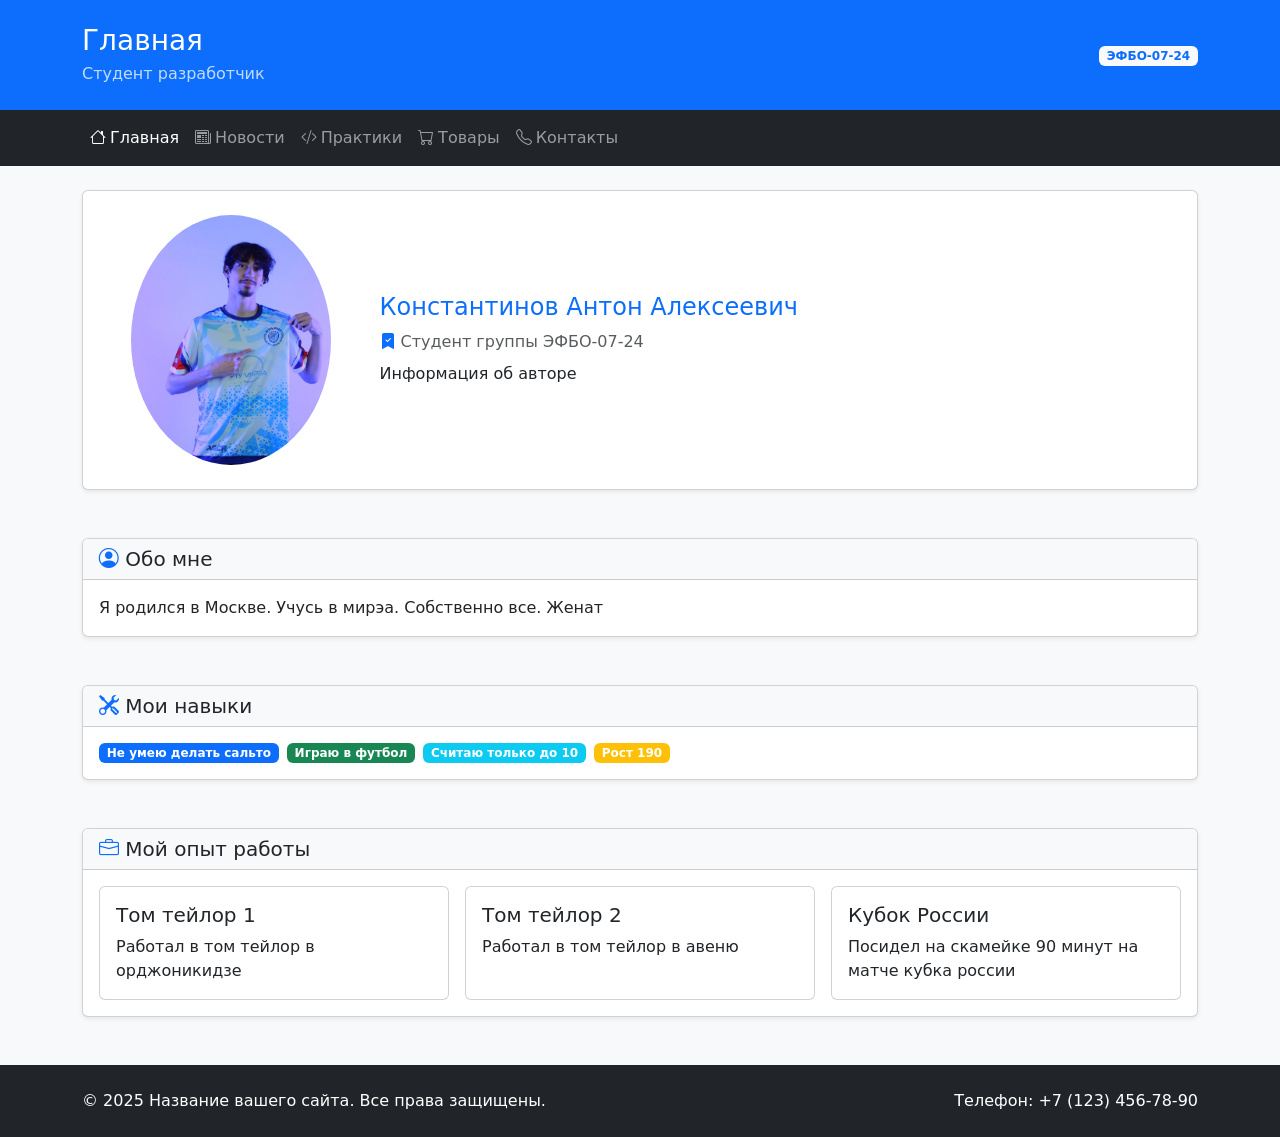
<file: index.html>
<!DOCTYPE html>
<html lang="ru">
<head>
  <meta charset="UTF-8">
  <meta name="viewport" content="width=device-width, initial-scale=1.0">
  <title>Семестровая работа</title>
  <link href="https://cdn.jsdelivr.net/npm/bootstrap@5.3.2/dist/css/bootstrap.min.css" rel="stylesheet">
  <link rel="stylesheet" href="https://cdn.jsdelivr.net/npm/bootstrap-icons@1.11.1/font/bootstrap-icons.css">
</head>
<body class="bg-light">
<div class="container-fluid p-0">
  <!-- Header -->
  <header class="bg-primary text-white py-4">
    <div class="container">
      <div class="row align-items-center">
        <div class="col">
          <h1 class="h3 mb-1">Главная</h1>
          <p class="mb-0 opacity-75">Студент разработчик</p>
        </div>
        <div class="col-auto">
          <span class="badge bg-light text-primary">ЭФБО-07-24</span>
        </div>
      </div>
    </div>
  </header>
  <!-- Navigation -->
  <nav class="navbar navbar-expand-lg navbar-dark bg-dark">
    <div class="container">
      <button class="navbar-toggler" type="button" data-bs-toggle="collapse" data-bs-target="#navbarNav">
        <span class="navbar-toggler-icon"></span>
      </button>
      <div class="collapse navbar-collapse" id="navbarNav">
        <ul class="navbar-nav">
          <li class="nav-item">
            <a class="nav-link active" href="index_V1.html">
              <i class="bi bi-house me-1"></i>Главная
            </a>
          </li>
          <li class="nav-item">
            <a class="nav-link" href="pages/news.html">
              <i class="bi bi-newspaper me-1"></i>Новости
            </a>
          </li>
          <li class="nav-item">
            <a class="nav-link" href="pages/practices.html">
              <i class="bi bi-code-slash me-1"></i>Практики
            </a>
          </li>
          <li class="nav-item">
            <a class="nav-link" href="pages/goods_V1.html">
              <i class="bi bi-cart me-1"></i>Товары
            </a>
          </li>
          <li class="nav-item">
            <a class="nav-link" href="pages/contacts.html">
              <i class="bi bi-telephone me-1"></i>Контакты
            </a>
          </li>
        </ul>
      </div>
    </div>
  </nav>
  <!-- Main Content -->
  <main class="container my-4">
    <!-- Profile Section -->
    <section class="mb-5">
      <div class="card shadow-sm">
        <div class="card-body p-4">
          <div class="row align-items-center">
            <div class="col-md-3 text-center mb-3 mb-md-0">
              <img src="img/photo1.png" alt="Фото автора" class="img-fluid rounded-circle" style="width: 200px; height: 250px; object-fit: cover;">
            </div>
            <div class="col-md-9">
              <h2 class="card-title h4 text-primary">Константинов Антон Алексеевич</h2>
              <p class="card-text text-muted mb-2">
                <i class="bi bi-bookmark-check-fill text-primary"></i> Студент группы ЭФБО-07-24
              </p>
              <p class="card-text">
                Информация об авторе
              </p>
            </div>
          </div>
        </div>
      </div>
    </section>
    <!-- About Section -->
    <section class="mb-5">
      <div class="card shadow-sm">
        <div class="card-header bg-light">
          <h3 class="card-title h5 mb-0">
            <i class="bi bi-person-circle text-primary"></i> Обо мне
          </h3>
        </div>
        <div class="card-body">
          <p class="card-text">
            Я родился в Москве. Учусь в мирэа. Собственно все. Женат
          </p>
        </div>
      </div>
    </section>
    <!-- Skills Section -->
    <section class="mb-5">
      <div class="card shadow-sm">
        <div class="card-header bg-light">
          <h3 class="card-title h5 mb-0">
            <i class="bi bi-tools text-primary"></i> Мои навыки
          </h3>
        </div>
        <div class="card-body">
          <div class="d-flex gap-2 flex-wrap">
            <span class="badge bg-primary">Не умею делать сальто</span>
            <span class="badge bg-success">Играю в футбол</span>
            <span class="badge bg-info">Считаю только до 10</span>
            <span class="badge bg-warning">Рост 190</span>
          </div>
        </div>
      </div>
    </section>
    <!-- Experience Section -->
    <section class="mb-5">
      <div class="card shadow-sm">
        <div class="card-header bg-light">
          <h3 class="card-title h5 mb-0">
            <i class="bi bi-briefcase text-primary"></i> Мой опыт работы
          </h3>
        </div>
        <div class="card-body">
          <div class="row g-3">
            <div class="col-md-4">
              <div class="card h-100">
                <div class="card-body">
                  <h5 class="card-title">Том тейлор 1</h5>
                  <p class="card-text">Работал в том тейлор в орджоникидзе</p>
                </div>
              </div>
            </div>
            <div class="col-md-4">
              <div class="card h-100">
                <div class="card-body">
                  <h5 class="card-title">Том тейлор 2</h5>
                  <p class="card-text">Работал в том тейлор в авеню</p>
                </div>
              </div>
            </div>
            <div class="col-md-4">
              <div class="card h-100">
                <div class="card-body">
                  <h5 class="card-title">Кубок России</h5>
                  <p class="card-text">Посидел на скамейке 90 минут на матче кубка россии</p>
                </div>
              </div>
            </div>
          </div>
        </div>
      </div>
    </section>
  </main>
  <!-- Footer -->
  <footer class="bg-dark text-white py-4 mt-5">
    <div class="container">
      <div class="row align-items-center">
        <div class="col-md-6">
          <p class="mb-0">&copy; 2025 Название вашего сайта. Все права защищены.</p>
        </div>
        <div class="col-md-6 text-md-end">
          <p class="mb-0">Телефон: +7 (123) 456-78-90</p>
        </div>
      </div>
    </div>
  </footer>
</div>
<script src="https://cdn.jsdelivr.net/npm/bootstrap@5.3.2/dist/js/bootstrap.bundle.min.js" ></script>
</body>
</html>
</file>
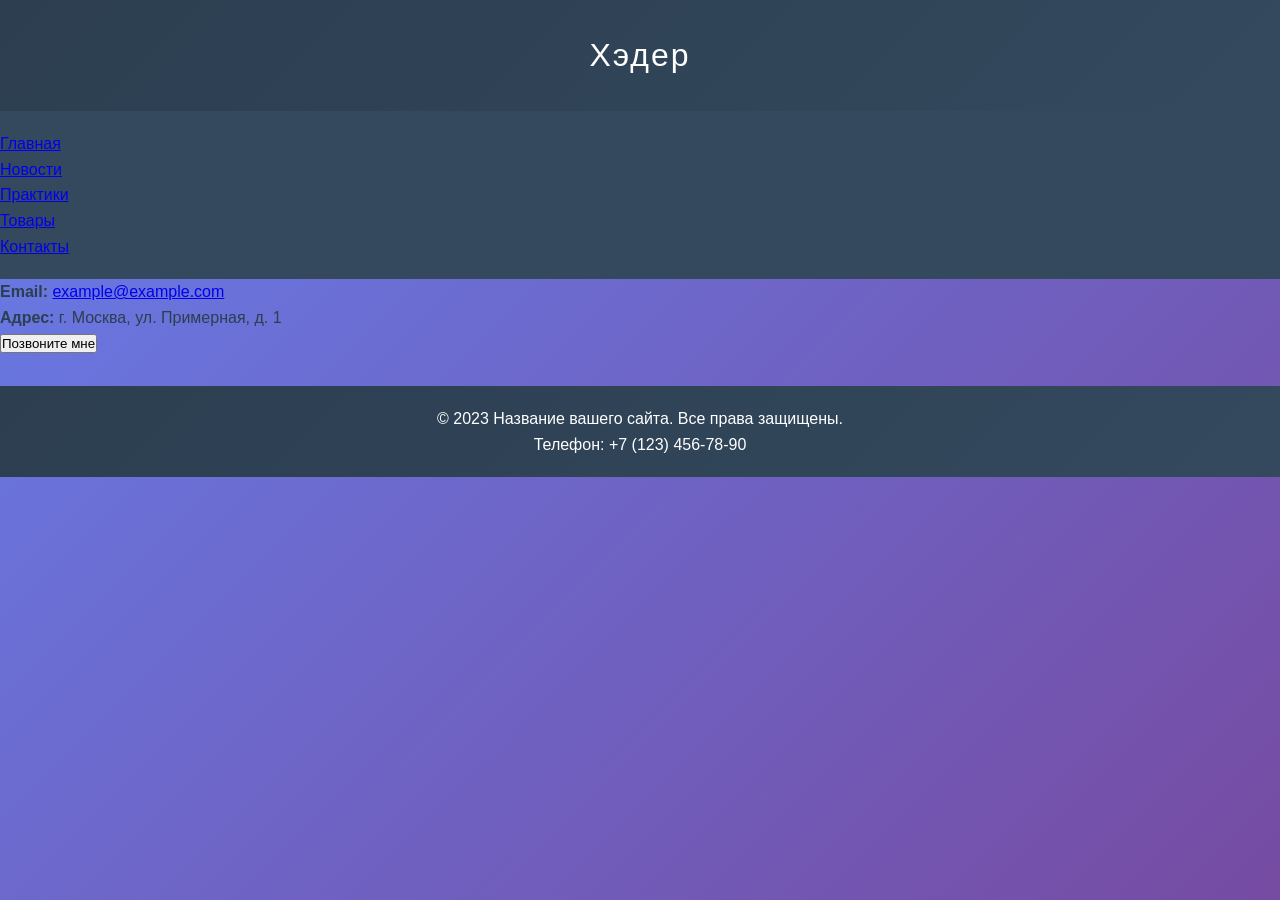
<file: contacts.html>
<!DOCTYPE html>
<html lang="ru">
<head>
  <meta charset="UTF-8">
  <meta name="viewport" content="width=device-width, initial-scale=1.0">
  <title>Контакты</title>
  <link rel="stylesheet" href="css/style.css">
</head>
<body>
<div class="page-container">
  <div class="header">Хэдер</div>
  <div class="nav">
    <ul class="nav-list">
      <li class="nav-item"><a class="nav-link" href="index.html">Главная</a></li>
      <li class="nav-item"><a class="nav-link" href="news.html">Новости</a></li>
      <li class="nav-item"><a class="nav-link" href="practices.html">Практики</a></li>
      <li class="nav-item"><a class="nav-link" href="goods.html">Товары</a></li>
      <li class="nav-item"><a class="nav-link" href="contacts.html">Контакты</a></li>
    </ul>
  </div>
  <div class="content">
    <div class="contact-card">
      <p><strong>Email:</strong> <a href="mailto:example@example.com">example@example.com</a></p>
      <p><strong>Адрес:</strong> г. Москва, ул. Примерная, д. 1</p>
      <button>Позвоните мне</button>
    </div>
  </div>
  <div class="footer">
    <p>&copy; 2023 Название вашего сайта. Все права защищены.</p>
    <p>Телефон: +7 (123) 456-78-90</p>
  </div>
</div>
</body>
</html>
</file>
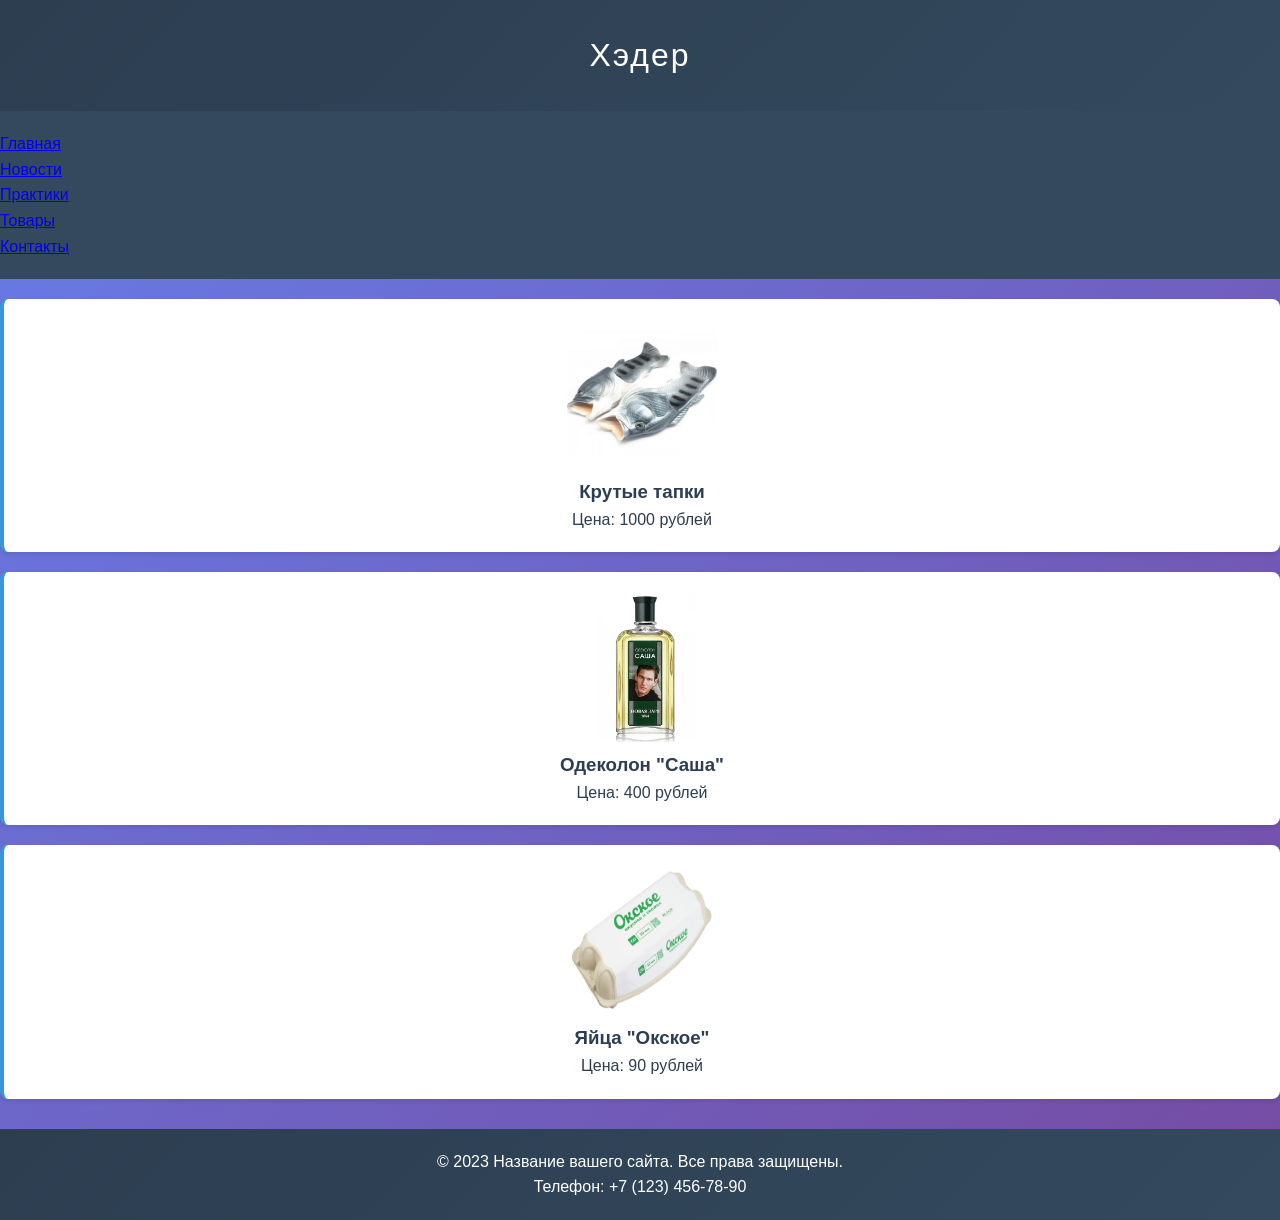
<file: goods.html>
<!DOCTYPE html>
<html lang="ru">
<head>
  <meta charset="UTF-8">
  <meta name="viewport" content="width=device-width, initial-scale=1.0">
  <title>Товары</title>
  <link rel="stylesheet" href="css/style.css">
</head>
<body>
<div class="page-container">
  <div class="header">Хэдер</div>
  <div class="nav">
    <ul class="nav-list">
      <li class="nav-item"><a class="nav-link" href="index.html">Главная</a></li>
      <li class="nav-item"><a class="nav-link" href="news.html">Новости</a></li>
      <li class="nav-item"><a class="nav-link" href="practices.html">Практики</a></li>
      <li class="nav-item"><a class="nav-link" href="goods.html">Товары</a></li>
      <li class="nav-item"><a class="nav-link" href="contacts.html">Контакты</a></li>
    </ul>
  </div>
  <div class="content">
    <div class="product-card">
      <img src="product1.png" alt="Товар 1" width="150" height="150">
      <h3>Крутые тапки</h3>
      <p class="product-price">Цена: 1000 рублей</p>
    </div>
    <div class="product-card">
      <img src="product2.png" alt="Товар 2" width="150" height="150">
      <h3>Одеколон "Саша"</h3>
      <p class="product-price">Цена: 400 рублей</p>
    </div>
    <div class="product-card">
      <img src="product3.png" alt="Товар 3" width="150" height="150">
      <h3>Яйца "Окское"</h3>
      <p class="product-price">Цена: 90 рублей</p>
    </div>
  </div>
  <div class="footer">
    <p>&copy; 2023 Название вашего сайта. Все права защищены.</p>
    <p>Телефон: +7 (123) 456-78-90</p>
  </div>
</div>
</body>
</html>
</file>
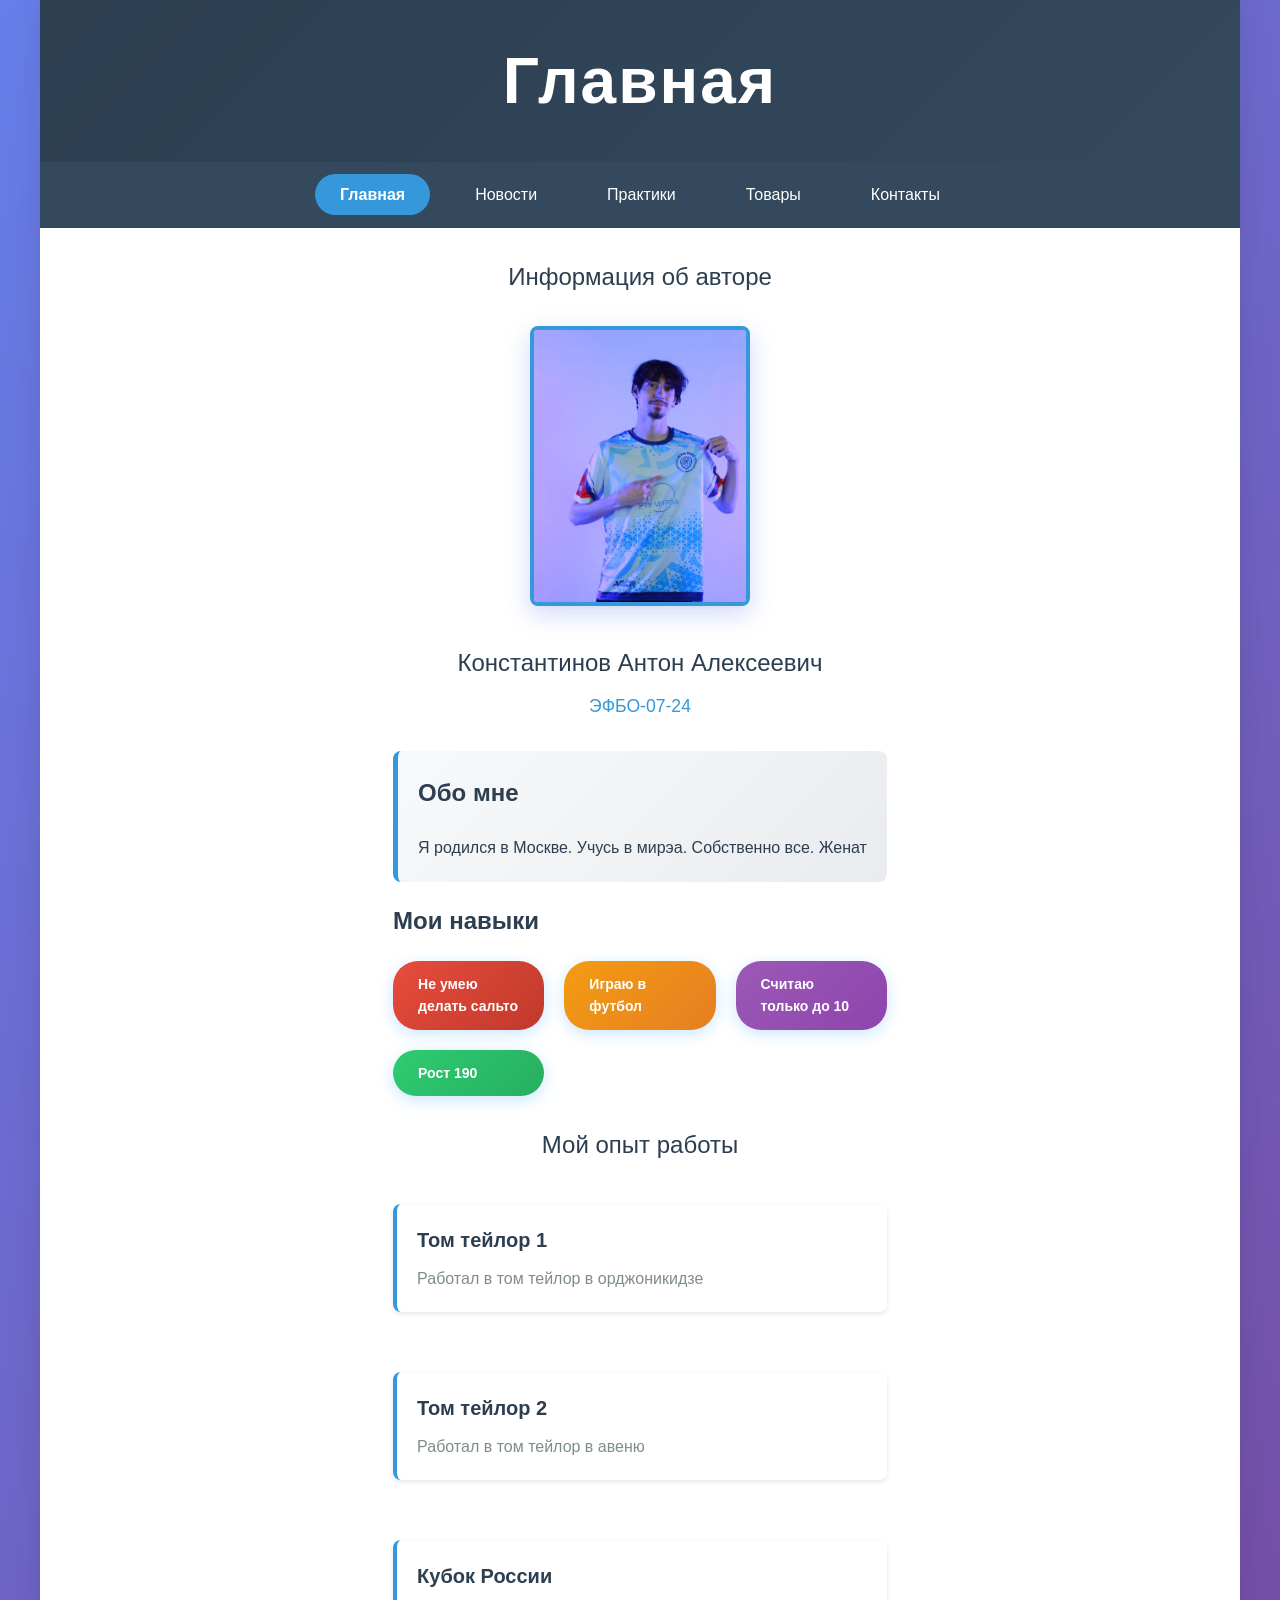
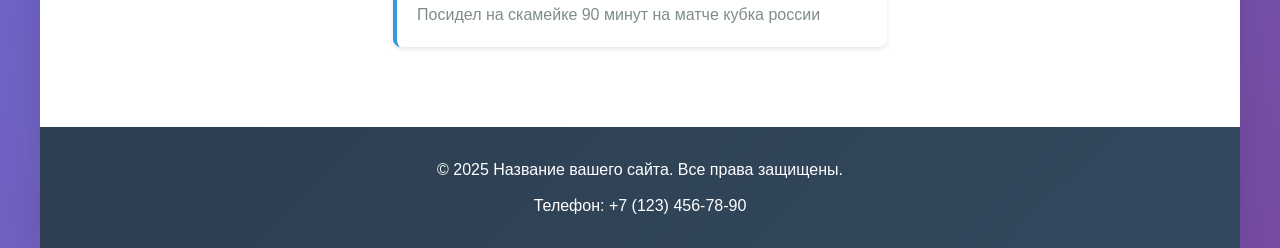
<file: index_V1.html>
<!DOCTYPE html>
<html lang="ru">
<head>
  <meta charset="UTF-8">
  <meta name="viewport" content="width=device-width, initial-scale=1.0">
  <title>Семестровая работа</title>
  <link rel="stylesheet" href="css/style.css">
</head>
<body>
<div class="page">
  <header class="header">
    <h1 class="header__title">Главная</h1>
  </header>
  <nav class="nav">
    <ul class="nav__list">
      <li class="nav__item nav__item--active">
        <a class="nav__link" href="index_V1.html">Главная</a>
      </li>
      <li class="nav__item">
        <a class="nav__link" href="pages/news.html">Новости</a>
      </li>
      <li class="nav__item">
        <a class="nav__link" href="pages/practices.html">Практики</a>
      </li>
      <li class="nav__item">
        <a class="nav__link" href="pages/goods_V1.html">Товары</a>
      </li>
      <li class="nav__item">
        <a class="nav__link" href="pages/contacts.html">Контакты</a>
      </li>
    </ul>
  </nav>
  <main class="main">
    <section class="profile">
      <div class="profile__header">
        <h1 class="profile__title">Информация об авторе</h1>
        <img class="profile__photo" src="img/photo1.png" alt="Фото
автора" width="200" height="250">
        <h2 class="profile__name">Константинов Антон Алексеевич</h2>
        <p class="profile__group">ЭФБО-07-24</p>
      </div>
    </section>

    <section class="about">
      <h2 class="about__title">Обо мне</h2>
      <p class="about__text">Я родился в Москве. Учусь в мирэа. Собственно все. Женат</p>
    </section>

    <section class="skills">
      <h2 class="skills__title">Мои навыки</h2>
      <div class="skills__list">
        <div class="skill skill--no-salto">Не умею делать сальто</div>
        <div class="skill skill--football">Играю в футбол</div>
        <div class="skill skill--count">Считаю только до 10</div>
        <div class="skill skill--tall">Рост 190</div>
      </div>
    </section>

    <section class="experience">
      <h2 class="experience__title">Мой опыт работы</h2>
      <div class="experience__grid">
        <article class="experience__card">
          <h3 class="experience__card-title">Том тейлор 1</h3>
          <p class="experience__card-desc">Работал в том тейлор в орджоникидзе</p>
        </article>
        <article class="experience__card">
          <h3 class="experience__card-title">Том тейлор 2</h3>
          <p class="experience__card-desc">Работал в том тейлор в авеню</p>
        </article>
        <article class="experience__card">
          <h3 class="experience__card-title">Кубок России</h3>
          <p class="experience__card-desc">Посидел на скамейке 90 минут на матче кубка россии</p>
        </article>
      </div>
    </section>
  </main>
  <footer class="footer">
    <p class="footer__text">&copy; 2025 Название вашего сайта. Все права защищены.</p>
    <p class="footer__contact">Телефон: +7 (123) 456-78-90</p>
  </footer>
</div>
</body>
</html>
</file>
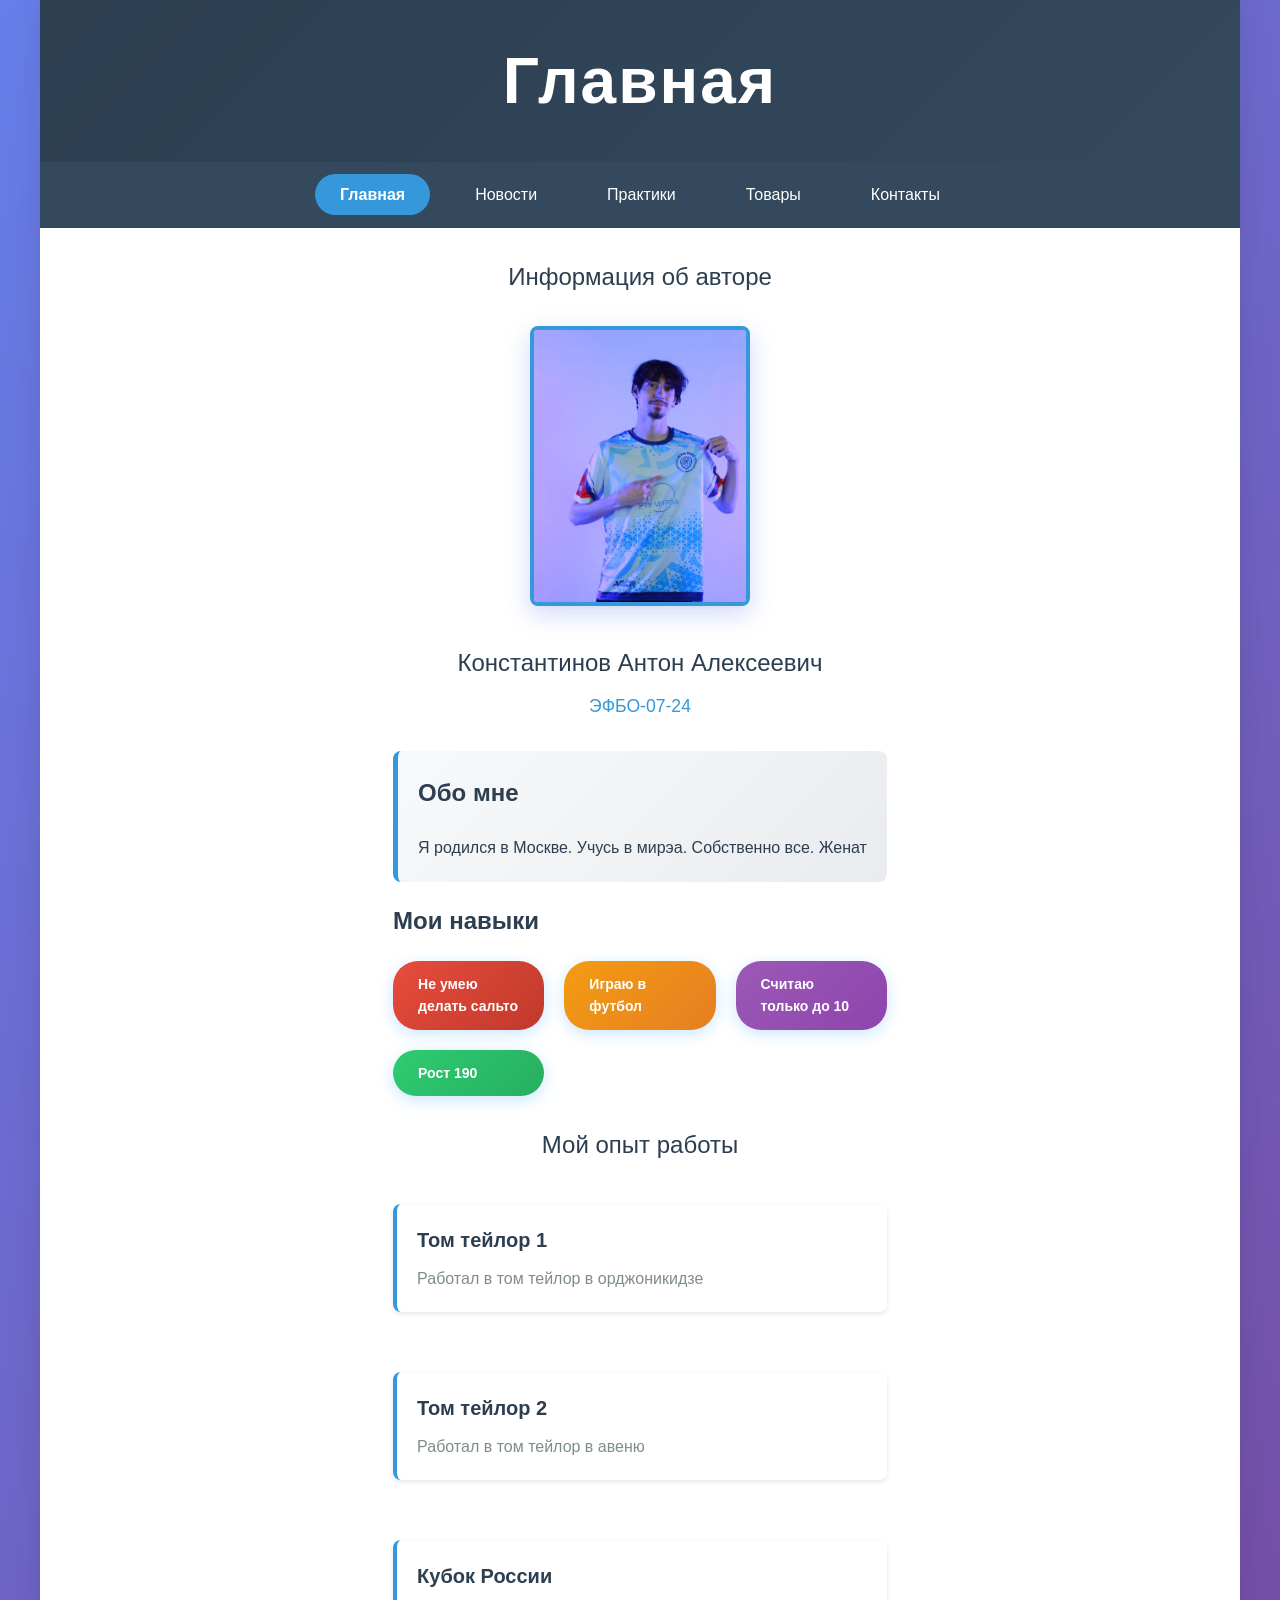
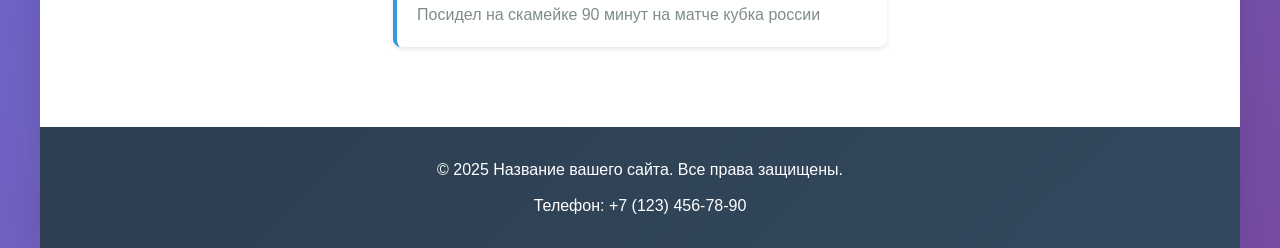
<file: indexv1.html>
<!DOCTYPE html>
<html lang="ru">
<head>
  <meta charset="UTF-8">
  <meta name="viewport" content="width=device-width, initial-scale=1.0">
  <title>Семестровая работа</title>
  <link rel="stylesheet" href="css/style.css">
</head>
<body>
<div class="page">
  <header class="header">
    <h1 class="header__title">Главная</h1>
  </header>
  <nav class="nav">
    <ul class="nav__list">
      <li class="nav__item nav__item--active">
        <a class="nav__link" href="index.html">Главная</a>
      </li>
      <li class="nav__item">
        <a class="nav__link" href="pages/news.html">Новости</a>
      </li>
      <li class="nav__item">
        <a class="nav__link" href="pages/practices.html">Практики</a>
      </li>
      <li class="nav__item">
        <a class="nav__link" href="pages/goods.html">Товары</a>
      </li>
      <li class="nav__item">
        <a class="nav__link" href="pages/contacts.html">Контакты</a>
      </li>
    </ul>
  </nav>
  <main class="main">
    <section class="profile">
      <div class="profile__header">
        <h1 class="profile__title">Информация об авторе</h1>
        <img class="profile__photo" src="img/photo1.png" alt="Фото
автора" width="200" height="250">
        <h2 class="profile__name">Константинов Антон Алексеевич</h2>
        <p class="profile__group">ЭФБО-07-24</p>
      </div>
    </section>

    <section class="about">
      <h2 class="about__title">Обо мне</h2>
      <p class="about__text">Я родился в Москве. Учусь в мирэа. Собственно все. Женат</p>
    </section>

    <section class="skills">
      <h2 class="skills__title">Мои навыки</h2>
      <div class="skills__list">
        <div class="skill skill--no-salto">Не умею делать сальто</div>
        <div class="skill skill--football">Играю в футбол</div>
        <div class="skill skill--count">Считаю только до 10</div>
        <div class="skill skill--tall">Рост 190</div>
      </div>
    </section>

    <section class="experience">
      <h2 class="experience__title">Мой опыт работы</h2>
      <div class="experience__grid">
        <article class="experience__card">
          <h3 class="experience__card-title">Том тейлор 1</h3>
          <p class="experience__card-desc">Работал в том тейлор в орджоникидзе</p>
        </article>
        <article class="experience__card">
          <h3 class="experience__card-title">Том тейлор 2</h3>
          <p class="experience__card-desc">Работал в том тейлор в авеню</p>
        </article>
        <article class="experience__card">
          <h3 class="experience__card-title">Кубок России</h3>
          <p class="experience__card-desc">Посидел на скамейке 90 минут на матче кубка россии</p>
        </article>
      </div>
    </section>
  </main>
  <footer class="footer">
    <p class="footer__text">&copy; 2025 Название вашего сайта. Все права защищены.</p>
    <p class="footer__contact">Телефон: +7 (123) 456-78-90</p>
  </footer>
</div>
</body>
</html>
</file>
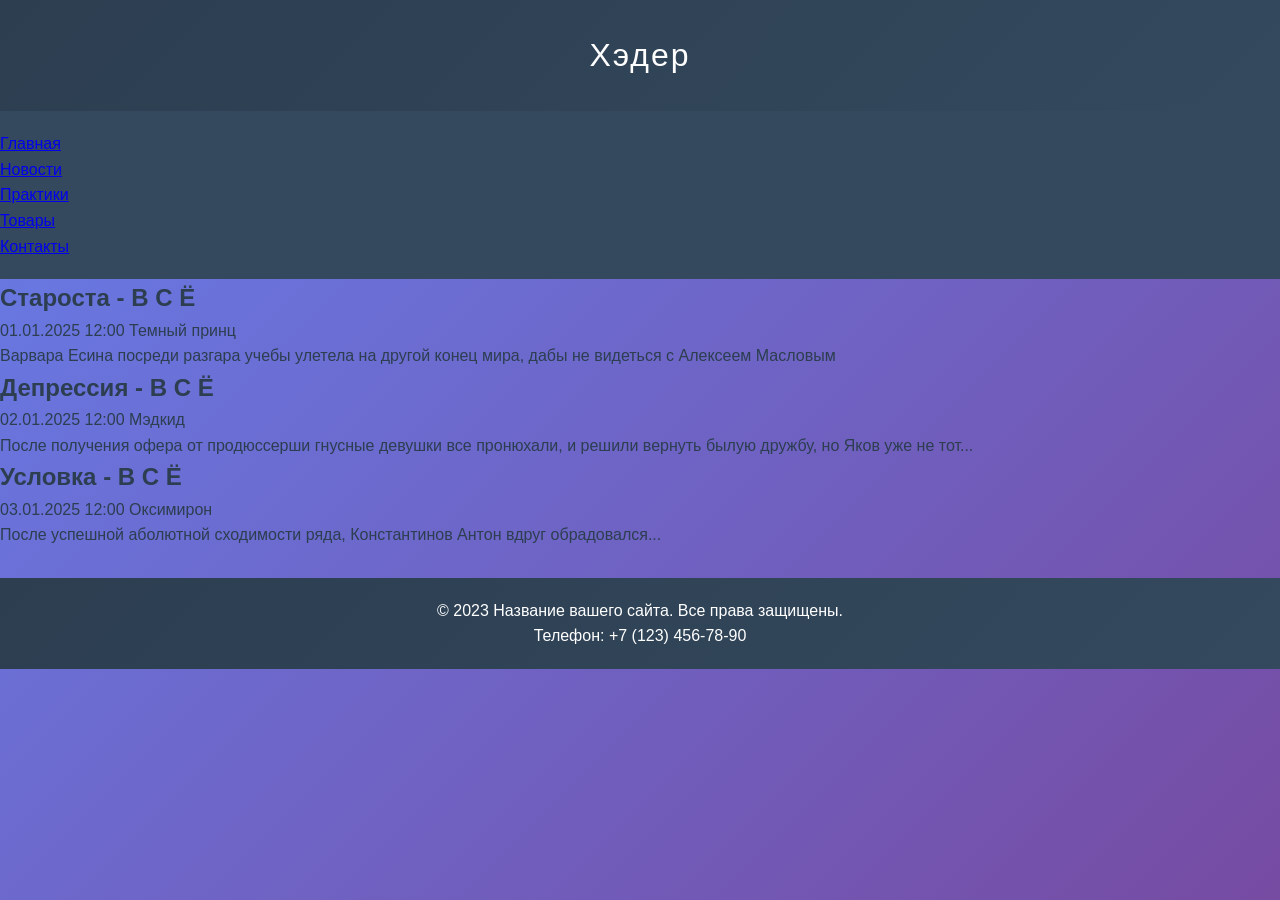
<file: news.html>
<!DOCTYPE html>
<html lang="ru">
<head>
  <meta charset="UTF-8">
  <meta name="viewport" content="width=device-width, initial-scale=1.0">
  <title>Новости</title>
  <link rel="stylesheet" href="css/style.css">
</head>
<body>
<div class="page-container">
  <div class="header">Хэдер</div>
  <div class="nav">
    <ul class="nav-list">
      <li class="nav-item"><a class="nav-link" href="index.html">Главная</a></li>
      <li class="nav-item"><a class="nav-link" href="news.html">Новости</a></li>
      <li class="nav-item"><a class="nav-link" href="practices.html">Практики</a></li>
      <li class="nav-item"><a class="nav-link" href="goods.html">Товары</a></li>
      <li class="nav-item"><a class="nav-link" href="contacts.html">Контакты</a></li>
    </ul>
  </div>
  <div class="content">
    <div class="news-card">
      <h2>Староста - В С Ё</h2>
      <p class="news-meta">01.01.2025 12:00 Темный принц</p>
      <p class="news-text">Варвара Есина посреди разгара учебы улетела на другой конец мира, дабы не видеться с Алексеем Масловым</p>
    </div>
    <div class="news-card">
      <h2>Депрессия - В С Ё</h2>
      <p class="news-meta">02.01.2025 12:00 Мэдкид</p>
      <p class="news-text">После получения офера от продюссерши гнусные девушки все пронюхали, и решили вернуть былую дружбу, но Яков уже не тот...</p>
    </div>
    <div class="news-card">
      <h2>Условка - В С Ё</h2>
      <p class="news-meta">03.01.2025 12:00 Оксимирон</p>
      <p class="news-text">После успешной аболютной сходимости ряда, Константинов Антон вдруг обрадовался...</p>
    </div>
  </div>
  <div class="footer">
    <p>&copy; 2023 Название вашего сайта. Все права защищены.</p>
    <p>Телефон: +7 (123) 456-78-90</p>
  </div>
</div>
</body>
</html>
</file>
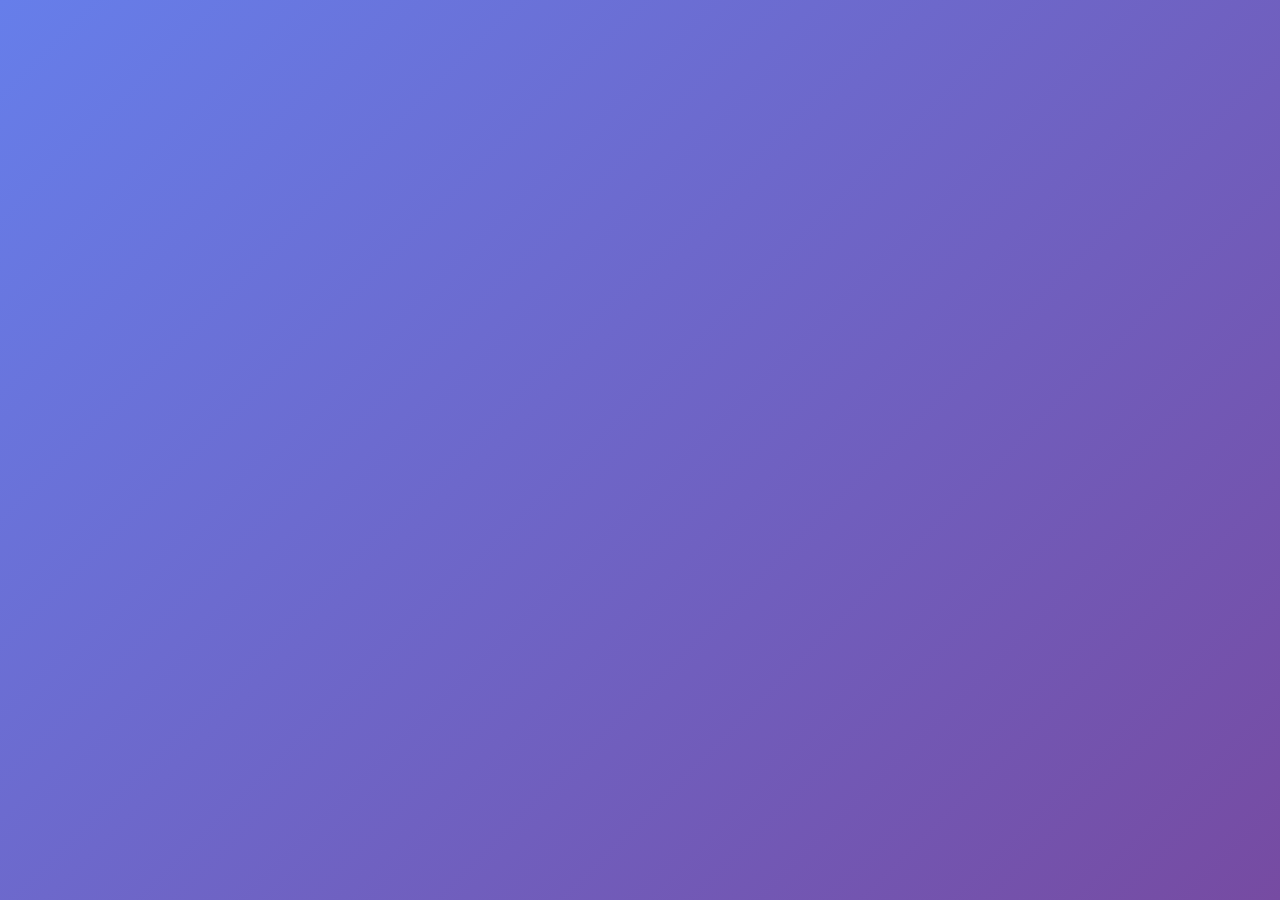
<file: practices.html>
<!DOCTYPE html>
<html lamg = "ru">
<head>
  <meta charset="UTF-8">
  <meta name="viewport" content="width=device-width, initial-scale=1.0">
  <title>Практики</title>
  <link rel="stylesheet" href="css/style.css">
</head>
</file>
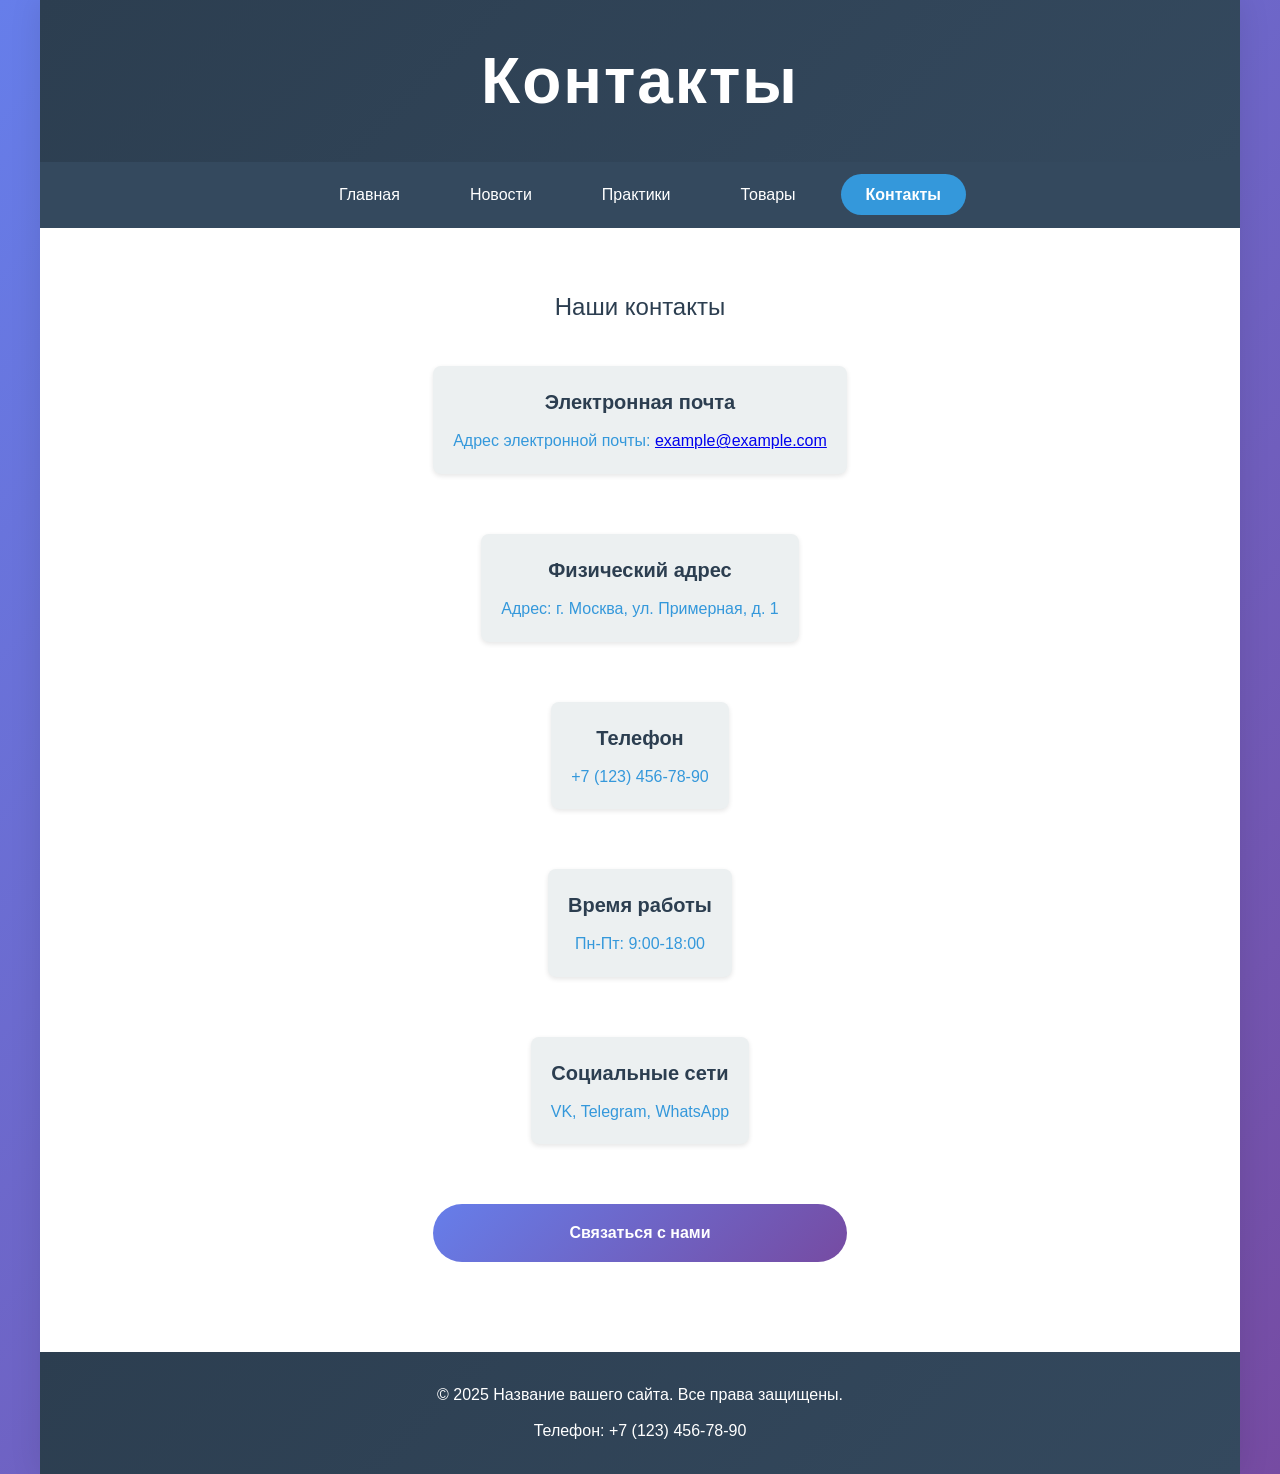
<file: pages/contacts.html>
<!DOCTYPE html>
<html lang="ru">
<head>
  <meta charset="UTF-8">
  <meta name="viewport" content="width=device-width, initial-scale=1.0">
  <title>Контакты</title>
  <link rel="stylesheet" href="../css/style.css">
</head>
<body>
<div class="page">
  <header class="header">
    <h1 class="header__title">Контакты</h1>
  </header>
  <nav class="nav">
    <ul class="nav__list">
      <li class="nav__item">
        <a class="nav__link" href="../index_V1.html">Главная</a>
      </li>
      <li class="nav__item">
        <a class="nav__link" href="news.html">Новости</a>
      </li>
      <li class="nav__item">
        <a class="nav__link" href="practices.html">Практики</a>
      </li>
      <li class="nav__item">
        <a class="nav__link" href="goods_V1.html">Товары</a>
      </li>
      <li class="nav__item nav__item--active">
        <a class="nav__link" href="contacts.html">Контакты</a>
      </li>
    </ul>
  </nav>
  <main class="main">
    <section class="contacts">
      <h2 class="contacts__title">Наши контакты</h2>
      <div class="contacts__list">
        <article class="contact-item">
          <h3 class="contact-item__title">Электронная почта</h3>
          <p class="contact-item__value">Адрес электронной почты: <a href="mailto:example@example.com">example@example.com</a></p>
        </article>
        <article class="contact-item">
          <h3 class="contact-item__title">Физический адрес</h3>
          <p class="contact-item__value">Адрес: г. Москва, ул. Примерная, д. 1</p>
        </article>
        <article class="contact-item">
          <h3 class="contact-item__title">Телефон</h3>
          <p class="contact-item__value">+7 (123) 456-78-90</p>
        </article>
        <article class="contact-item">
          <h3 class="contact-item__title">Время работы</h3>
          <p class="contact-item__value">Пн-Пт: 9:00-18:00</p>
        </article>
        <article class="contact-item">
          <h3 class="contact-item__title">Социальные сети</h3>
          <p class="contact-item__value">VK, Telegram, WhatsApp</p>
        </article>
        <button class="contact-button" id="openContactModal">Связаться с нами</button>      </div>
    </section>
  </main>
  <footer class="footer">
    <p class="footer__text">&copy; 2025 Название вашего сайта. Все права защищены.</p>
    <p class="footer__contact">Телефон: +7 (123) 456-78-90</p>
  </footer>
  <!-- Модальное окно для формы обратной связи -->
  <dialog id="contactModal">
    <div class="modal-header">
      <h2>Форма обратной связи</h2>
    </div>
    <div class="modal-content">
      <form id="feedbackForm" method="dialog">
        <div class="form-group">
          <label for="name">Имя <span class="required">*</span>
          </label>
          <input type="text" id="name" name="name" required
                 placeholder="Введите ваше имя">
        </div>
        <div class="form-group">
          <label for="phone">Телефон <span class="required">*
</span></label>
          <input type="tel" id="phone" name="phone" required
                 placeholder="+7 (XXX) XXX-XX-XX">
        </div>
        <div class="form-group">
          <label for="email">Электронная почта <span
            class="required">*</span></label>
          <input type="email" id="email" name="email" required
                 placeholder="example@mail.ru">
        </div>
        <div class="form-group">
          <label for="category">Категория обращения <span
            class="required">*</span></label>
          <select id="category" name="category" required>
            <option value="">Выберите категорию</option>
            <option value="technical">Техническая
              поддержка</option>
            <option value="commercial">Коммерческое
              предложение</option>
            <option value="cooperation">Сотрудничество</option>
            <option value="complaint">Жалоба</option>
            <option value="suggestion">Предложение</option>
            <option value="other">Другое</option>
          </select>
        </div>
        <div class="form-group">
          <label for="message">Текст обращения <span
            class="required">*</span></label>
          <textarea id="message" name="message" required
                    placeholder="Опишите вашу проблему или вопрос..."></textarea>
        </div>
        <div class="modal-actions">
          <button type="button" class="btn btn-secondary" id="cancelBtn">Отмена</button>
          <button type="button" class="btn btn-primary" id="submitBtn">Отправить</button>
        </div>
      </form>
    </div>
  </dialog>
</div>
<script src="../js/app.js">
  setTimeout(function() {
    const button = document.getElementById('openContactModal');
    const modal = document.getElementById('contactModal');

    if (button && modal && typeof modal.showModal !== 'function') {
      console.log('Загружаем fallback скрипт');
      button.onclick = function() {
        modal.style.display = 'block';
      };
    }
  }, 1000);
</script>
</body>
</html>
</file>
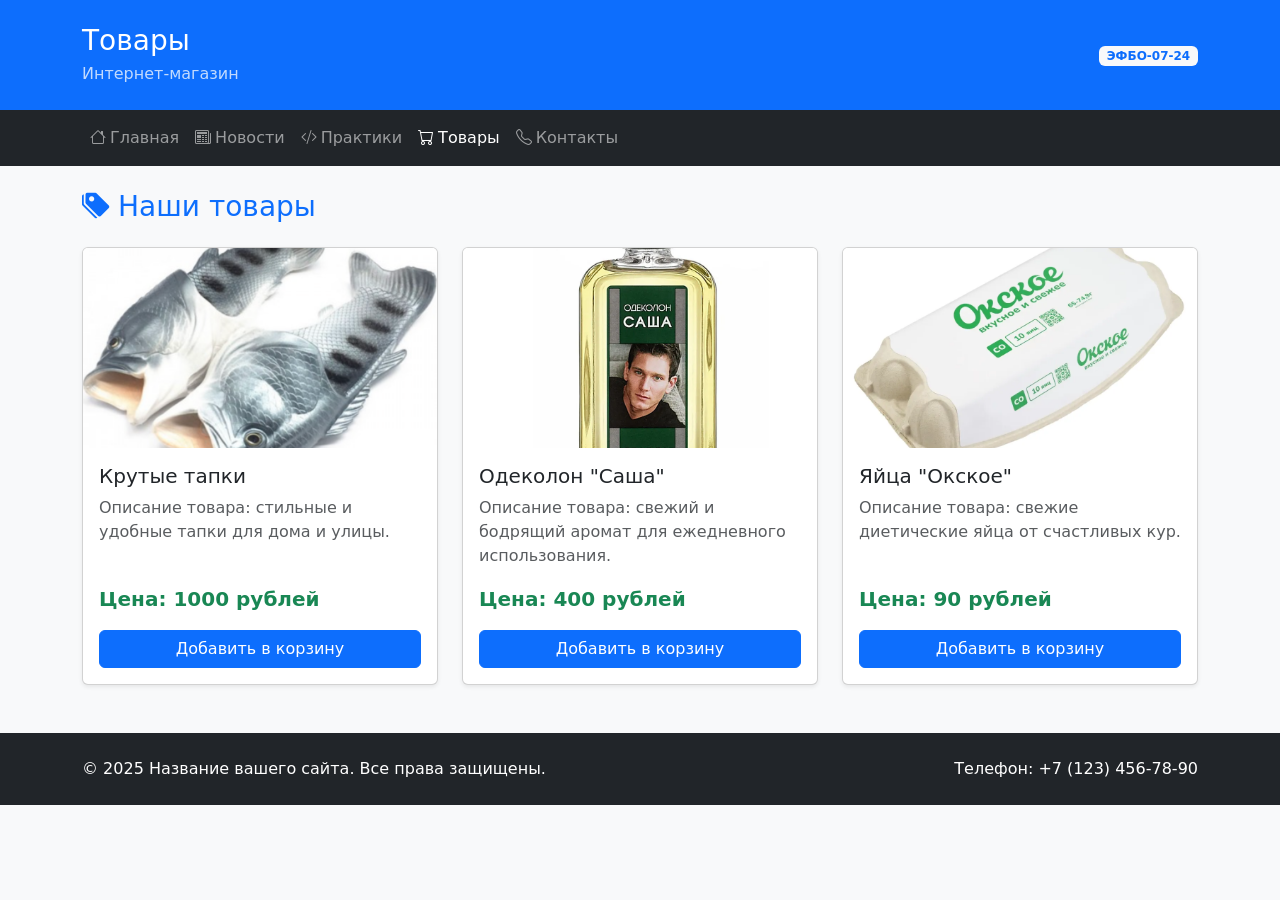
<file: pages/goods.html>
<!DOCTYPE html>
<html lang="ru">
<head>
  <meta charset="UTF-8">
  <meta name="viewport" content="width=device-width, initial-scale=1.0">
  <title>Товары</title>
  <link href="https://cdn.jsdelivr.net/npm/bootstrap@5.3.2/dist/css/bootstrap.min.css" rel="stylesheet">
  <link rel="stylesheet" href="https://cdn.jsdelivr.net/npm/bootstrap-icons@1.11.1/font/bootstrap-icons.css">
</head>
<body class="bg-light">
<div class="container-fluid p-0">
  <!-- Header -->
  <header class="bg-primary text-white py-4">
    <div class="container">
      <div class="row align-items-center">
        <div class="col">
          <h1 class="h3 mb-1">Товары</h1>
          <p class="mb-0 opacity-75">Интернет-магазин</p>
        </div>
        <div class="col-auto">
          <span class="badge bg-light text-primary">ЭФБО-07-24</span>
        </div>
      </div>
    </div>
  </header>
  <!-- Navigation -->
  <nav class="navbar navbar-expand-lg navbar-dark bg-dark">
    <div class="container">
      <button class="navbar-toggler" type="button" data-bs-toggle="collapse" data-bs-target="#navbarNav">
        <span class="navbar-toggler-icon"></span>
      </button>
      <div class="collapse navbar-collapse" id="navbarNav">
        <ul class="navbar-nav">
          <li class="nav-item">
            <a class="nav-link" href="../index_V1.html">
              <i class="bi bi-house me-1"></i>Главная
            </a>
          </li>
          <li class="nav-item">
            <a class="nav-link" href="news.html">
              <i class="bi bi-newspaper me-1"></i>Новости
            </a>
          </li>
          <li class="nav-item">
            <a class="nav-link" href="practices.html">
              <i class="bi bi-code-slash me-1"></i>Практики
            </a>
          </li>
          <li class="nav-item">
            <a class="nav-link active" href="goods_V1.html">
              <i class="bi bi-cart me-1"></i>Товары
            </a>
          </li>
          <li class="nav-item">
            <a class="nav-link" href="contacts.html">
              <i class="bi bi-telephone me-1"></i>Контакты
            </a>
          </li>
        </ul>
      </div>
    </div>
  </nav>
  <!-- Main Content -->
  <main class="container my-4">
    <!-- Products Section -->
    <section class="mb-5">
      <h2 class="h3 mb-4 text-primary">
        <i class="bi bi-tags-fill me-2"></i>Наши товары
      </h2>
      <div class="row g-4">
        <div class="col-md-4">
          <div class="card h-100 shadow-sm">
            <img src="../img/product1.png" class="card-img-top" alt="Крутые тапки" style="height: 200px; object-fit: cover;">
            <div class="card-body d-flex flex-column">
              <h5 class="card-title">Крутые тапки</h5>
              <p class="card-text text-muted flex-grow-1">Описание товара: стильные и удобные тапки для дома и улицы.</p>
              <p class="card-text fw-bold text-success fs-5">Цена: 1000 рублей</p>
              <div class="mt-auto">
                <button class="btn btn-primary w-100">Добавить в корзину</button>
              </div>
            </div>
          </div>
        </div>
        <div class="col-md-4">
          <div class="card h-100 shadow-sm">
            <img src="../img/product2.png" class="card-img-top" alt="Одеколон &quot;Саша&quot;" style="height: 200px; object-fit: cover;">
            <div class="card-body d-flex flex-column">
              <h5 class="card-title">Одеколон "Саша"</h5>
              <p class="card-text text-muted flex-grow-1">Описание товара: свежий и бодрящий аромат для ежедневного использования.</p>
              <p class="card-text fw-bold text-success fs-5">Цена: 400 рублей</p>
              <div class="mt-auto">
                <button class="btn btn-primary w-100">Добавить в корзину</button>
              </div>
            </div>
          </div>
        </div>
        <div class="col-md-4">
          <div class="card h-100 shadow-sm">
            <img src="../img/product3.png" class="card-img-top" alt="Яйца &quot;Окское&quot;" style="height: 200px; object-fit: cover;">
            <div class="card-body d-flex flex-column">
              <h5 class="card-title">Яйца "Окское"</h5>
              <p class="card-text text-muted flex-grow-1">Описание товара: свежие диетические яйца от счастливых кур.</p>
              <p class="card-text fw-bold text-success fs-5">Цена: 90 рублей</p>
              <div class="mt-auto">
                <button class="btn btn-primary w-100">Добавить в корзину</button>
              </div>
            </div>
          </div>
        </div>
      </div>
    </section>
  </main>
  <!-- Footer -->
  <footer class="bg-dark text-white py-4 mt-5">
    <div class="container">
      <div class="row align-items-center">
        <div class="col-md-6">
          <p class="mb-0">&copy; 2025 Название вашего сайта. Все права защищены.</p>
        </div>
        <div class="col-md-6 text-md-end">
          <p class="mb-0">Телефон: +7 (123) 456-78-90</p>
        </div>
      </div>
    </div>
  </footer>
</div>
<script src="https://cdn.jsdelivr.net/npm/bootstrap@5.3.2/dist/js/bootstrap.bundle.min.js" ></script>
</body>
</html>
</file>
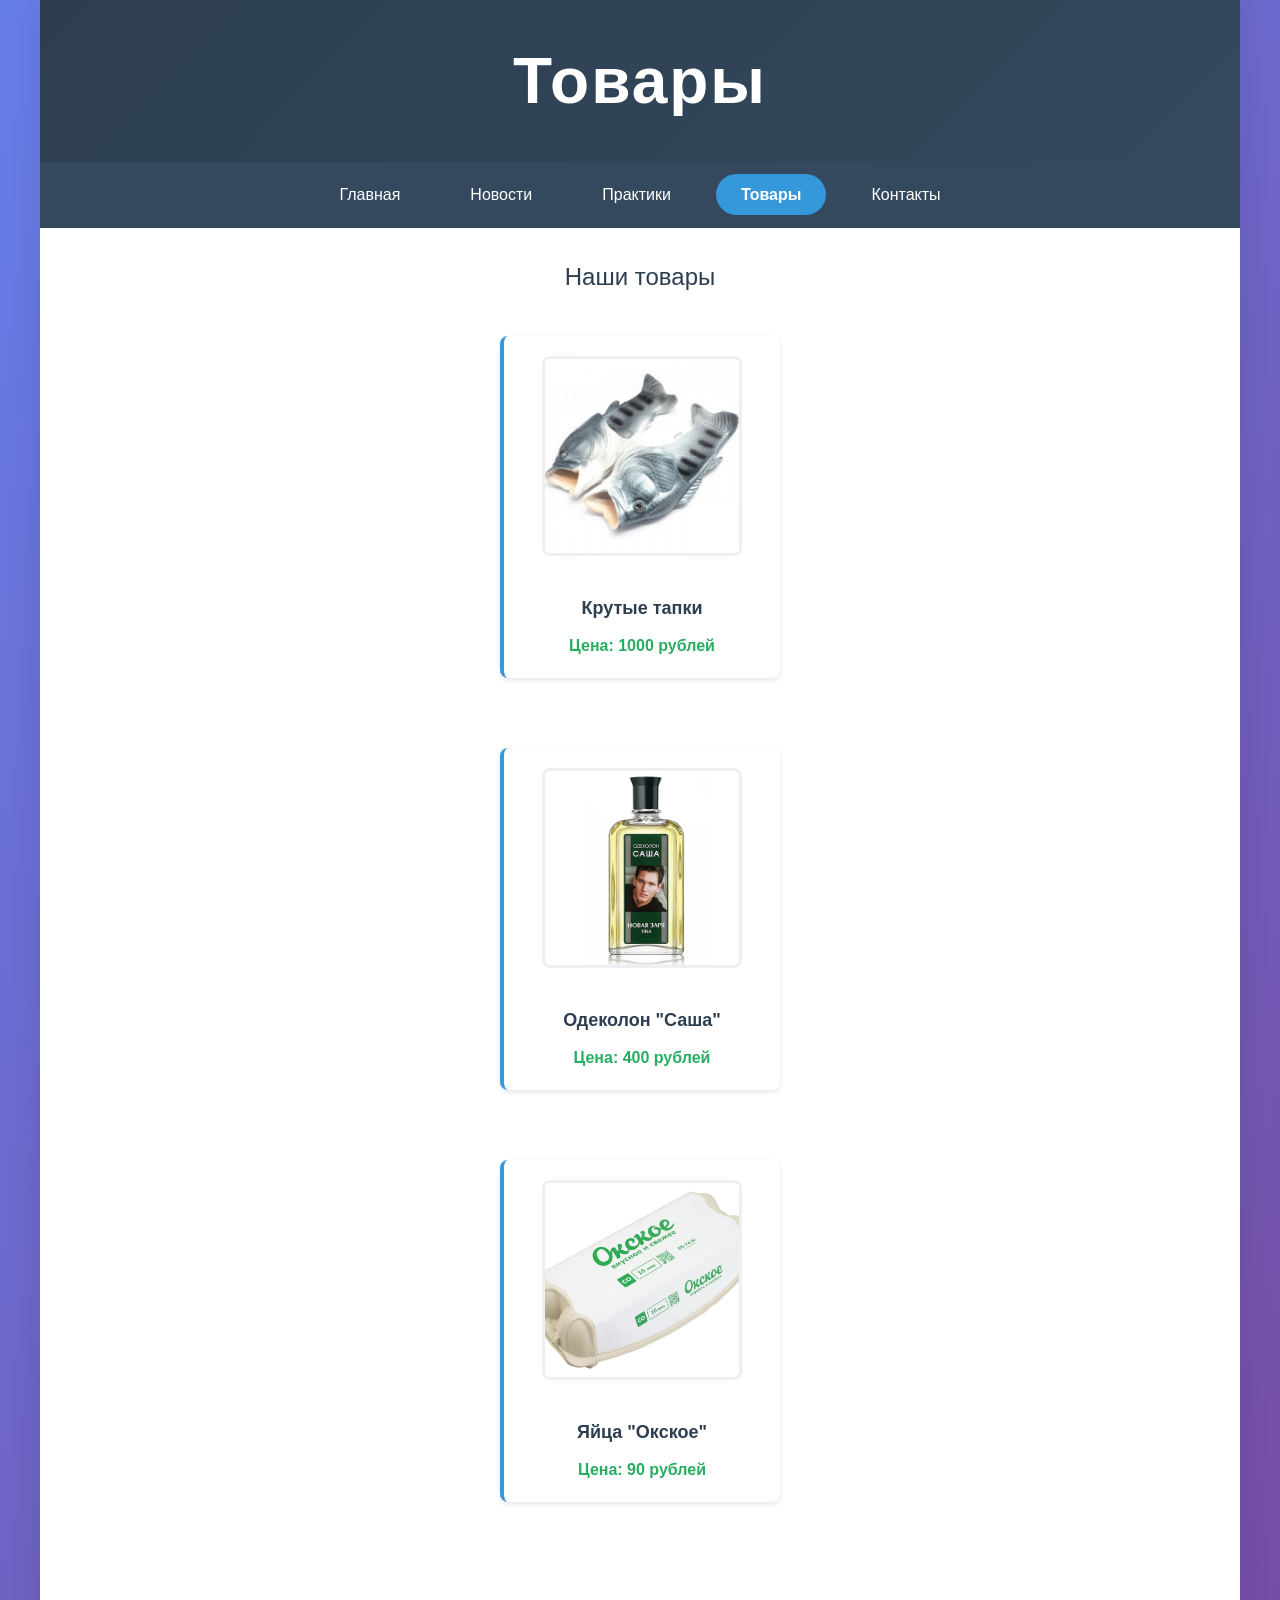
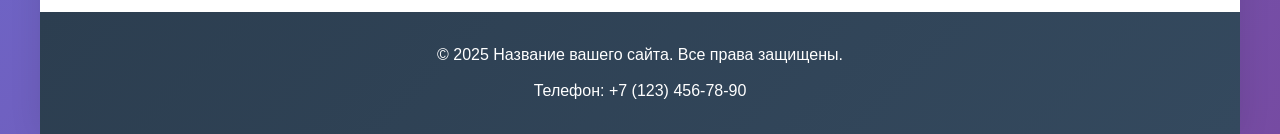
<file: pages/goods_v1.html>
<!DOCTYPE html>
<html lang="ru">
<head>
  <meta charset="UTF-8">
  <meta name="viewport" content="width=device-width, initial-scale=1.0">
  <title>Товары</title>
  <link rel="stylesheet" href="../css/style.css">
</head>
<body>
<div class="page">
  <header class="header">
    <h1 class="header__title">Товары</h1>
  </header>
  <nav class="nav">
    <ul class="nav__list">
      <li class="nav__item">
        <a class="nav__link" href="../indexv1.html">Главная</a>
      </li>
      <li class="nav__item">
        <a class="nav__link" href="news.html">Новости</a>
      </li>
      <li class="nav__item">
        <a class="nav__link" href="practices.html">Практики</a>
      </li>
      <li class="nav__item nav__item--active">
        <a class="nav__link" href="goods_v1.html">Товары</a>
      </li>
      <li class="nav__item">
        <a class="nav__link" href="contacts.html">Контакты</a>
      </li>
    </ul>
  </nav>
  <main class="main">
    <section class="products">
      <h2 class="products__title">Наши товары</h2>
      <div class="products__grid">
        <article class="product-card">
          <img class="product-card__image" src="../img/product1.png" alt="Товар 1" width="150" height="150">
          <h3 class="product-card__name">Крутые тапки</h3>
          <p class="product-card__price">Цена: 1000 рублей</p>
        </article>
        <article class="product-card">
          <img class="product-card__image" src="../img/product2.png" alt="Товар 2" width="150" height="150">
          <h3 class="product-card__name">Одеколон "Саша"</h3>
          <p class="product-card__price">Цена: 400 рублей</p>
        </article>
        <article class="product-card">
          <img class="product-card__image" src="../img/product3.png" alt="Товар 3" width="150" height="150">
          <h3 class="product-card__name">Яйца "Окское"</h3>
          <p class="product-card__price">Цена: 90 рублей</p>
        </article>
      </div>
    </section>
  </main>
  <footer class="footer">
    <p class="footer__text">&copy; 2025 Название вашего сайта. Все права защищены.</p>
    <p class="footer__contact">Телефон: +7 (123) 456-78-90</p>
  </footer>
</div>
</body>
</html>
</file>
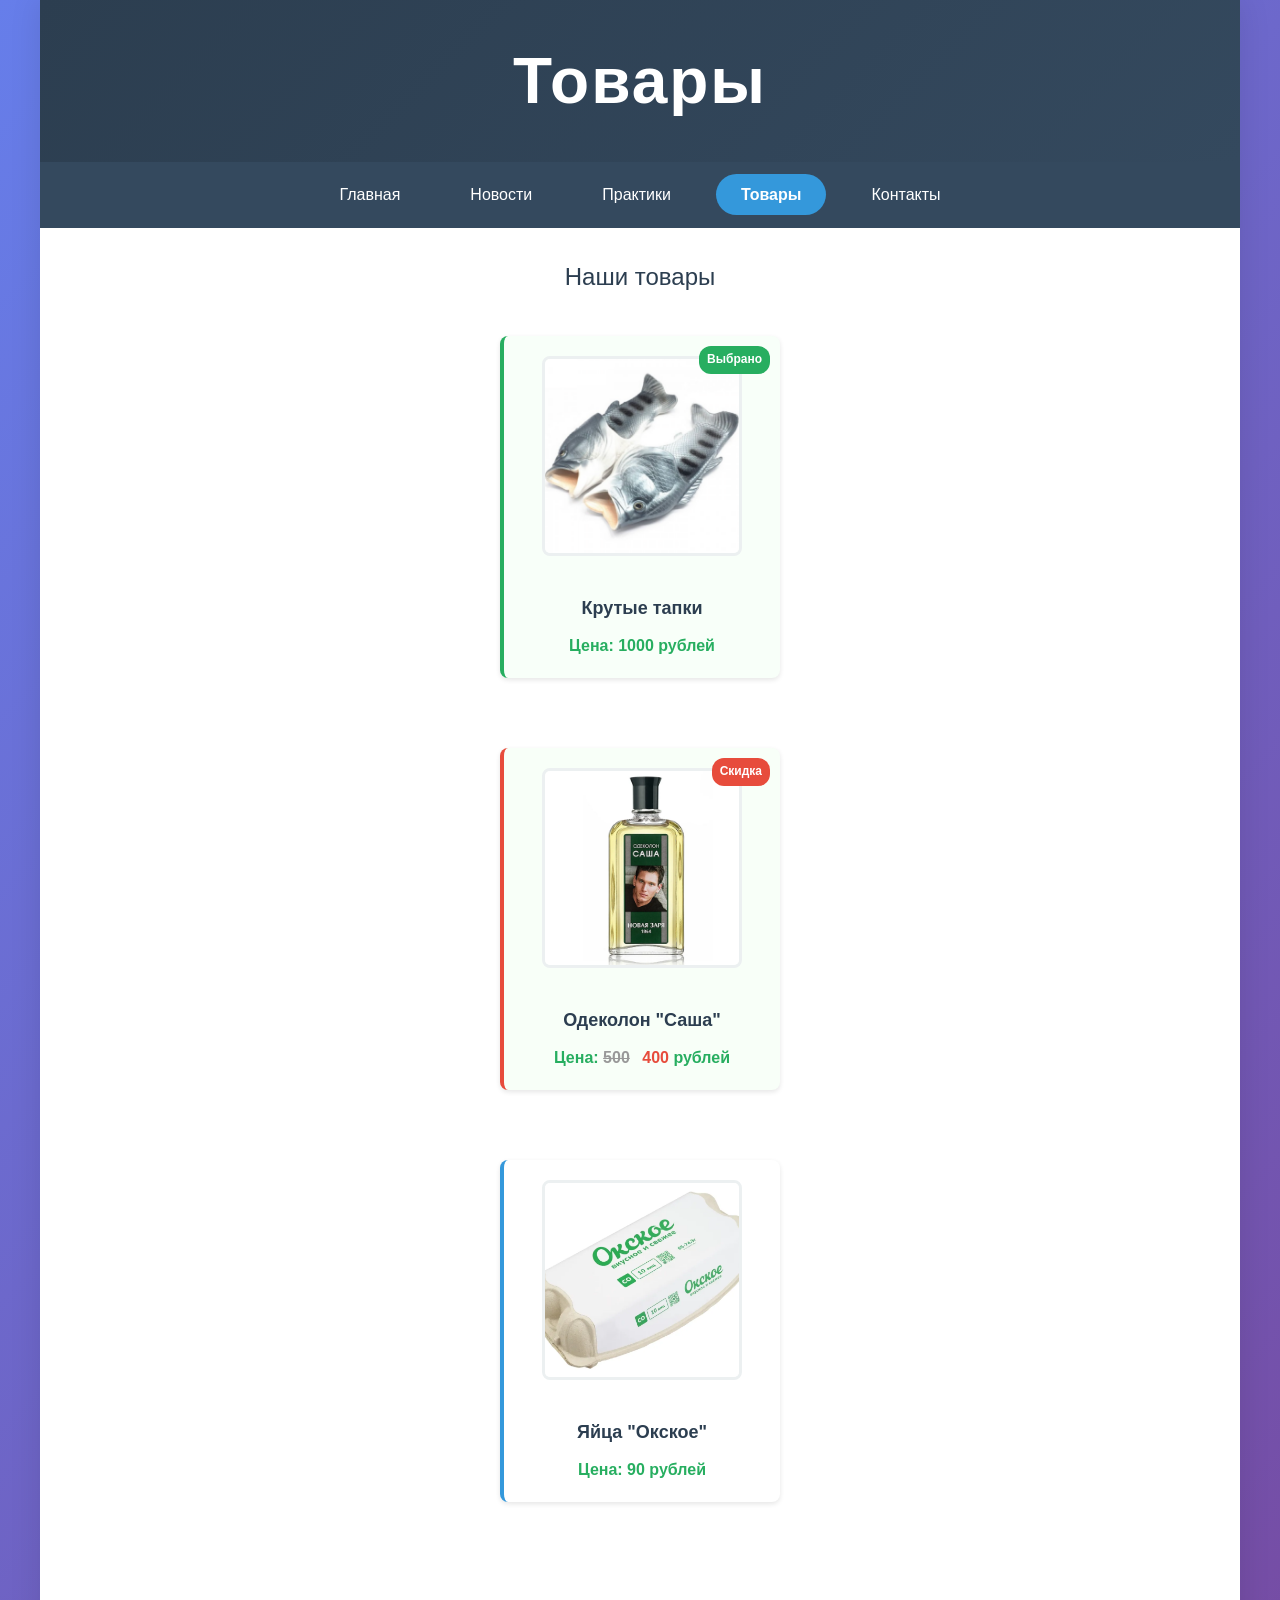
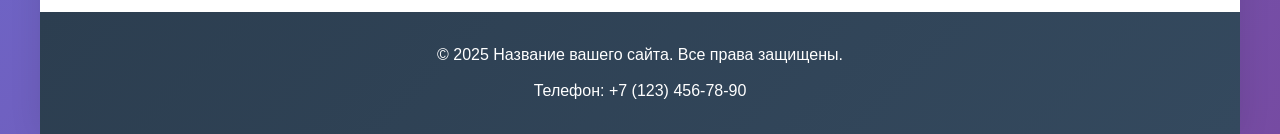
<file: pages/goods_V1.html>
<!DOCTYPE html>
<html lang="ru">
<head>
  <meta charset="UTF-8">
  <meta name="viewport" content="width=device-width, initial-scale=1.0">
  <title>Товары</title>
  <link rel="stylesheet" href="../css/style.css">
</head>
<body>
<div class="page">
  <header class="header">
    <h1 class="header__title">Товары</h1>
  </header>
  <nav class="nav">
    <ul class="nav__list">
      <li class="nav__item">
        <a class="nav__link" href="../index_V1.html">Главная</a>
      </li>
      <li class="nav__item">
        <a class="nav__link" href="news.html">Новости</a>
      </li>
      <li class="nav__item">
        <a class="nav__link" href="practices.html">Практики</a>
      </li>
      <li class="nav__item nav__item--active">
        <a class="nav__link" href="goods_V1.html">Товары</a>
      </li>
      <li class="nav__item">
        <a class="nav__link" href="contacts.html">Контакты</a>
      </li>
    </ul>
  </nav>
  <main class="main">
    <section class="products">
      <h2 class="products__title">Наши товары</h2>
      <div class="products__grid">
        <article class="product-card product-card--selected">
          <img class="product-card__image" src="../img/product1.png" alt="Товар 1" width="150" height="150">
          <h3 class="product-card__name">Крутые тапки</h3>
          <p class="product-card__price">Цена: 1000 рублей</p>
        </article>
        <article class="product-card product-card--discount">
          <img class="product-card__image" src="../img/product2.png" alt="Товар 2" width="150" height="150">
          <h3 class="product-card__name">Одеколон "Саша"</h3>
          <p class="product-card__price">Цена: <span class="product-card__old-price">500</span> <span class="product-card__discount-price">400</span> рублей</p>
        </article>
        <article class="product-card">
          <img class="product-card__image" src="../img/product3.png" alt="Товар 3" width="150" height="150">
          <h3 class="product-card__name">Яйца "Окское"</h3>
          <p class="product-card__price">Цена: 90 рублей</p>
        </article>
      </div>
    </section>
  </main>
  <footer class="footer">
    <p class="footer__text">&copy; 2025 Название вашего сайта. Все права защищены.</p>
    <p class="footer__contact">Телефон: +7 (123) 456-78-90</p>
  </footer>
</div>
</body>
</html>
</file>
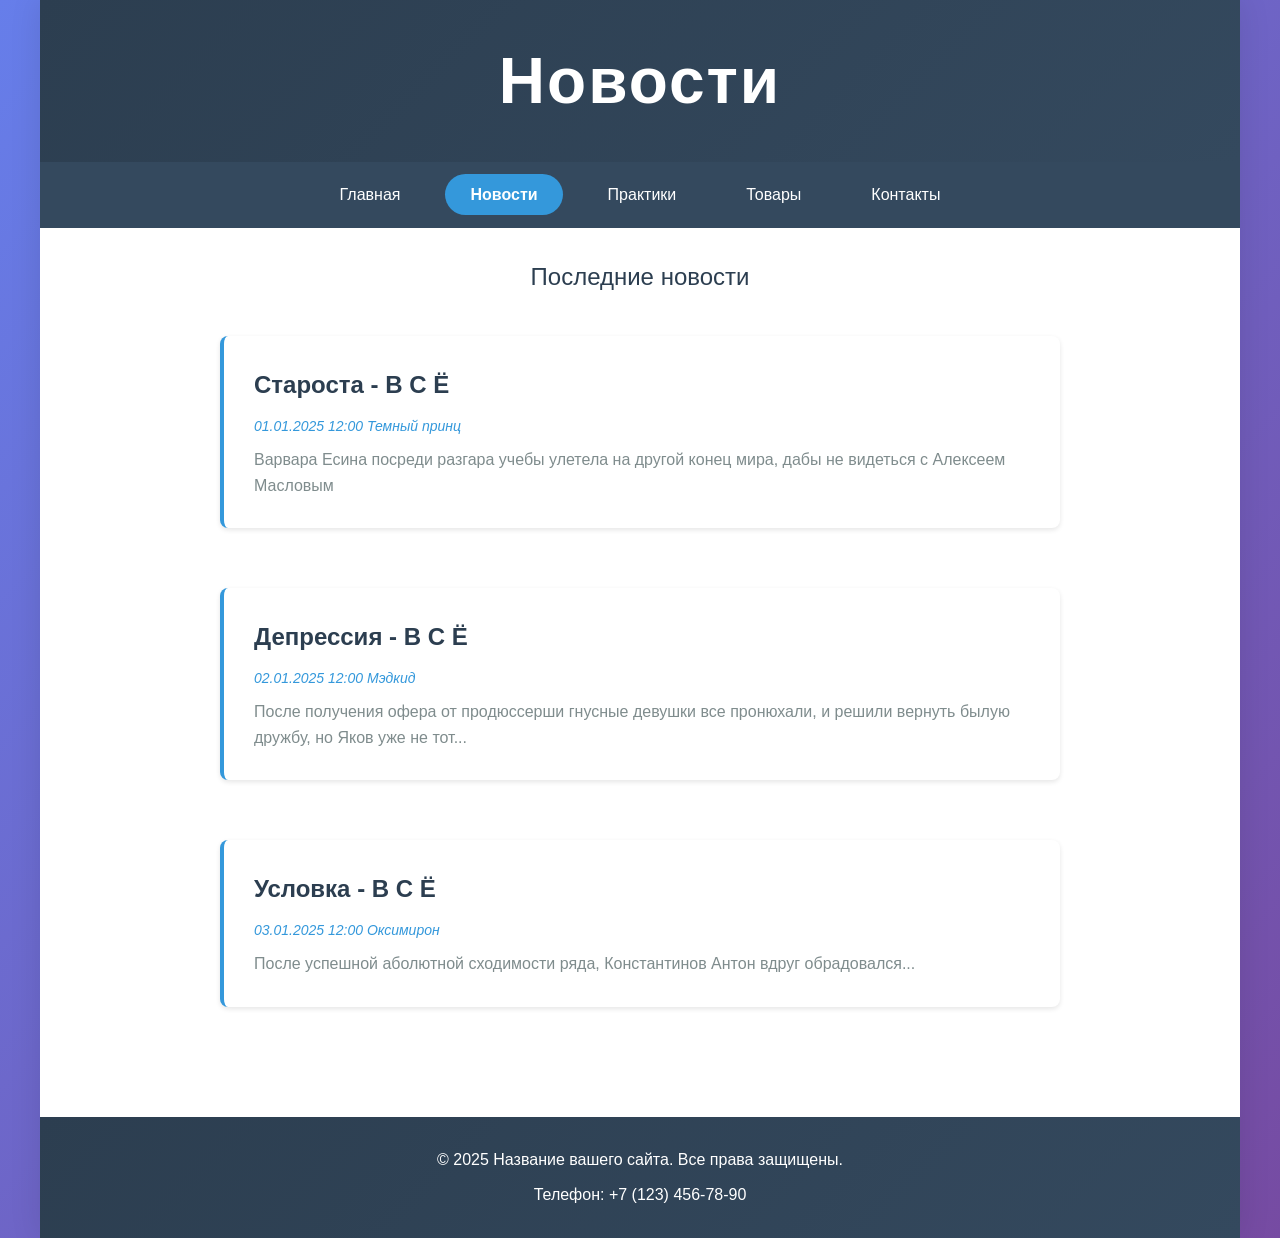
<file: pages/news.html>
<!DOCTYPE html>
<html lang="ru">
<head>
  <meta charset="UTF-8">
  <meta name="viewport" content="width=device-width, initial-scale=1.0">
  <title>Новости</title>
  <link rel="stylesheet" href="../css/style.css">
</head>
<body>
<div class="page">
  <header class="header">
    <h1 class="header__title">Новости</h1>
  </header>
  <nav class="nav">
    <ul class="nav__list">
      <li class="nav__item">
        <a class="nav__link" href="../index_V1.html">Главная</a>
      </li>
      <li class="nav__item nav__item--active">
        <a class="nav__link" href="news.html">Новости</a>
      </li>
      <li class="nav__item">
        <a class="nav__link" href="practices.html">Практики</a>
      </li>
      <li class="nav__item">
        <a class="nav__link" href="goods_V1.html">Товары</a>
      </li>
      <li class="nav__item">
        <a class="nav__link" href="contacts.html">Контакты</a>
      </li>
    </ul>
  </nav>
  <main class="main">
    <section class="news">
      <h2 class="news__title">Последние новости</h2>
      <div class="news__list">
        <article class="news-item">
          <h3 class="news-item__title">Староста - В С Ё</h3>
          <p class="news-item__date">01.01.2025 12:00 Темный принц</p>
          <p class="news-item__text">Варвара Есина посреди разгара учебы улетела на другой конец мира, дабы не видеться с Алексеем Масловым</p>
        </article>
        <article class="news-item">
          <h3 class="news-item__title">Депрессия - В С Ё</h3>
          <p class="news-item__date">02.01.2025 12:00 Мэдкид</p>
          <p class="news-item__text">После получения офера от продюссерши гнусные девушки все пронюхали, и решили вернуть былую дружбу, но Яков уже не тот...</p>
        </article>
        <article class="news-item">
          <h3 class="news-item__title">Условка - В С Ё</h3>
          <p class="news-item__date">03.01.2025 12:00 Оксимирон</p>
          <p class="news-item__text">После успешной аболютной сходимости ряда, Константинов Антон вдруг обрадовался...</p>
        </article>
      </div>
    </section>
  </main>
  <footer class="footer">
    <p class="footer__text">&copy; 2025 Название вашего сайта. Все права защищены.</p>
    <p class="footer__contact">Телефон: +7 (123) 456-78-90</p>
  </footer>
</div>
</body>
</html>
</file>
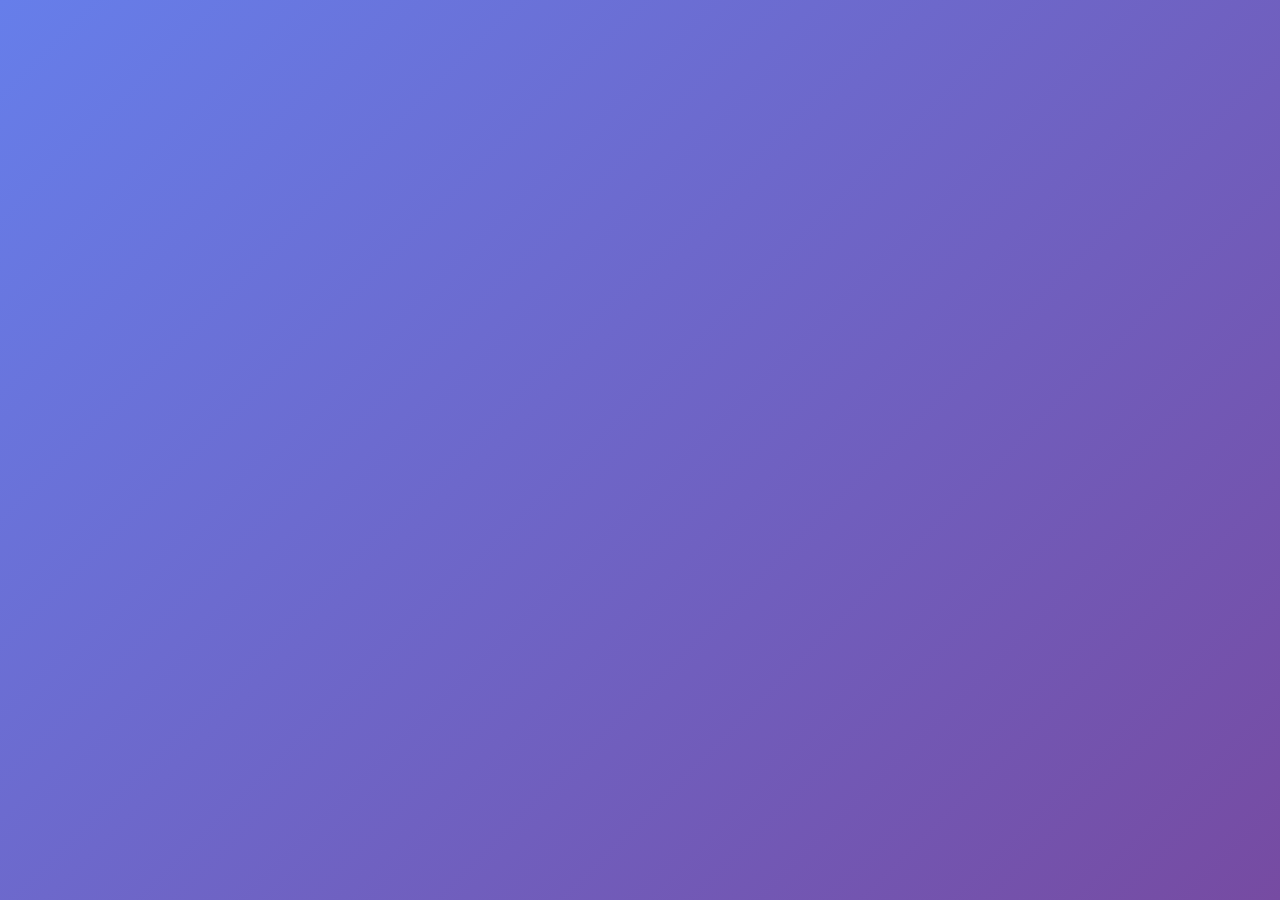
<file: pages/practices.html>
<!DOCTYPE html>
<html lamg = "ru">
<head>
  <meta charset="UTF-8">
  <meta name="viewport" content="width=device-width, initial-scale=1.0">
  <title>Практики</title>
  <link rel="stylesheet" href="../css/style.css">
</head>
</file>
<file: css/style.css>
/* ===== CSS переменные ===== */
:root {
  --color-main: #2c3e50;
  --color-accent: #3498db;
  --color-light: #ecf0f1;
  --color-dark: #34495e;
  --color-text: #2c3e50;
  --color-white: #ffffff;
  --color-success: #27ae60;
  --color-error: #e74c3c;
  --shadow: 0 2px 5px rgba(0,0,0,0.1);
  --shadow-hover: 0 5px 15px rgba(0,0,0,0.2);
  --radius: 8px;
  --space-sm: 10px;
  --space-md: 20px;
  --space-lg: 30px;
  --transition: all 0.3s ease;
  --font-size-base: 16px;
  --font-size-title: 1.5rem;
  --font-size-header: 2rem;
  --font-family: 'Segoe UI', Tahoma, Geneva, Verdana, sans-serif;
}

/* ===== базовые стили ===== */
* {
  margin: 0;
  padding: 0;
  box-sizing: border-box;
}

body {
  font-family: var(--font-family);
  line-height: 1.6;
  color: var(--color-text);
  background: linear-gradient(135deg, #667eea 0%, #764ba2 100%);
  min-height: 100vh;
}

/* ===== Блок page ===== */
.page {
  max-width: 1200px;
  margin: 0 auto;
  background: var(--color-white);
  min-height: 100vh;
  box-shadow: 0 0 30px rgba(0,0,0,0.1);
  display: grid;
  grid-template-rows: auto 1fr auto;
  grid-template-areas:
    "header"
    "nav"
    "main"
    "footer";
}

/* ===== Блок header ===== */
.header {
  background: linear-gradient(135deg, var(--color-main) 0%, var(--color-dark) 100%);
  color: var(--color-white);
  text-align: center;
  padding: var(--space-lg);
  font-size: var(--font-size-header);
  font-weight: 300;
  letter-spacing: 2px;
  grid-area: header;
}

.header__title {
  margin: 0;
}

/* ===== Блок nav ===== */
.nav {
  background: var(--color-dark);
  padding: var(--space-md) 0;
  grid-area: nav;
}

.nav__list {
  list-style: none;
  margin: 0;
  padding: 0;
  display: flex;
  justify-content: center;
  gap: var(--space-md);
}

.nav__item {
  margin: 0;
}

.nav__link {
  color: var(--color-white);
  text-decoration: none;
  padding: 12px 25px;
  border-radius: 25px;
  transition: var(--transition);
  font-weight: 500;
}

.nav__link:hover {
  background: rgba(255,255,255,0.1);
  transform: translateY(-2px);
}

/* Модификатор активного элемента */
.nav__item--active .nav__link {
  background: var(--color-accent);
  font-weight: bold;
}

/* ===== Блок main ===== */
.main {
  padding: var(--space-lg);
  max-width: 900px;
  margin: 0 auto;
  grid-area: main;
}

/* ===== Блок profile ===== */
.profile {
  text-align: center;
  margin-bottom: var(--space-lg);
}

.profile__header {
  margin-bottom: var(--space-lg);
}

.profile__title {
  font-size: var(--font-size-title);
  color: var(--color-main);
  margin-bottom: var(--space-sm);
  font-weight: 300;
}

.profile__photo {
  width: 220px;
  height: 280px;
  border-radius: var(--radius);
  object-fit: cover;
  margin: var(--space-md) auto;
  border: 4px solid var(--color-accent);
  box-shadow: 0 8px 25px rgba(102, 126, 234, 0.3);
}

.profile__name {
  font-size: var(--font-size-title);
  color: var(--color-main);
  margin: var(--space-sm) 0;
  font-weight: 500;
}

.profile__group {
  font-size: 1.1rem;
  color: var(--color-accent);
  margin: var(--space-sm) 0;
}

/* ===== Блок about ===== */
.about {
  background: linear-gradient(135deg, #f8f9fa 0%, #e9ecef 100%);
  padding: var(--space-md);
  border-radius: var(--radius);
  margin: var(--space-md) 0;
  border-left: 5px solid var(--color-accent);
  font-size: var(--font-size-base);
  line-height: 1.8;
}

.about__title {
  font-size: var(--font-size-title);
  color: var(--color-main);
  margin-bottom: var(--space-md);
}

.about__text {
  margin: 0;
}

/* ===== Блок skills ===== */
.skills {
  margin-bottom: var(--space-lg);
}

.skills__title {
  font-size: var(--font-size-title);
  color: var(--color-main);
  margin-bottom: var(--space-md);
}

.skills__list {
  display: grid;
  grid-template-columns: repeat(auto-fit, minmax(150px, 1fr));
  gap: var(--space-md);
  margin: var(--space-md) 0;
}

/* Блок skill с модификаторами */
.skill {
  background: linear-gradient(135deg, #4facfe 0%, #00f2fe 100%);
  color: var(--color-white);
  padding: 12px 25px;
  border-radius: 25px;
  font-weight: 600;
  font-size: 14px;
  box-shadow: 0 4px 15px rgba(79, 172, 254, 0.3);
  transition: var(--transition);
}

.skill:hover {
  transform: translateY(-3px);
  box-shadow: 0 6px 20px rgba(79, 172, 254, 0.4);
}

.skill--no-salto { background: linear-gradient(135deg, #e74c3c 0%, #c0392b 100%); }
.skill--football { background: linear-gradient(135deg, #f39c12 0%, #e67e22 100%); }
.skill--count { background: linear-gradient(135deg, #9b59b6 0%, #8e44ad 100%); }
.skill--tall { background: linear-gradient(135deg, #2ecc71 0%, #27ae60 100%); }

/* ===== Блок experience ===== */
.experience {
  margin-top: var(--space-lg);
}

.experience__title {
  font-size: var(--font-size-title);
  color: var(--color-main);
  text-align: center;
  margin-bottom: var(--space-md);
  font-weight: 300;
}

.experience__grid {
  display: grid;
  grid-template-columns: repeat(auto-fit, minmax(300px, 1fr));
  gap: var(--space-md);
}

.experience__card {
  background: var(--color-white);
  padding: var(--space-md);
  margin: var(--space-md) 0;
  border-radius: var(--radius);
  box-shadow: var(--shadow);
  border-left: 4px solid var(--color-accent);
  transition: var(--transition);
}

.experience__card:hover {
  transform: translateX(5px);
  box-shadow: var(--shadow-hover);
}

.experience__card-title {
  font-size: 1.25rem;
  color: var(--color-main);
  margin: 0 0 var(--space-sm) 0;
  font-weight: 600;
}

.experience__card-desc {
  color: #7f8c8d;
  line-height: 1.6;
  margin: 0;
}

/* ===== Блок products ===== */
.products {
  margin-bottom: var(--space-lg);
}

.products__title {
  font-size: var(--font-size-title);
  color: var(--color-main);
  text-align: center;
  margin-bottom: var(--space-md);
  font-weight: 300;
}

.products__grid {
  display: grid;
  grid-template-columns: repeat(auto-fit, minmax(280px, 1fr));
  gap: var(--space-lg);
  margin-top: var(--space-md);
}

/* ===== Блок product-card ===== */
.product-card {
  background: var(--color-white);
  padding: var(--space-md);
  margin: var(--space-md) 0;
  border-radius: var(--radius);
  box-shadow: var(--shadow);
  border-left: 4px solid var(--color-accent);
  text-align: center;
  transition: var(--transition);
  position: relative;
}

.product-card:hover {
  transform: translateY(-5px);
  box-shadow: var(--shadow-hover);
}

.product-card__image {
  width: 200px;
  height: 200px;
  object-fit: cover;
  border-radius: var(--radius);
  margin-bottom: var(--space-md);
  border: 3px solid var(--color-light);
}

.product-card__name {
  font-size: 1.125rem;
  color: var(--color-main);
  margin: var(--space-sm) 0;
  font-weight: 600;
}

.product-card__price {
  font-size: 1rem;
  color: var(--color-success);
  font-weight: bold;
  margin: 0;
}

/* ===== Блок news ===== */
.news {
  margin-bottom: var(--space-lg);
}

.news__title {
  font-size: var(--font-size-title);
  color: var(--color-main);
  text-align: center;
  margin-bottom: var(--space-md);
  font-weight: 300;
}

.news__list {
  display: flex;
  flex-direction: column;
  gap: var(--space-md);
}

/* ===== Блок news-item ===== */
.news-item {
  background: var(--color-white);
  padding: var(--space-lg);
  margin: var(--space-md) 0;
  border-radius: var(--radius);
  box-shadow: var(--shadow);
  border-left: 4px solid var(--color-accent);
  transition: var(--transition);
}

.news-item:hover {
  transform: translateX(5px);
  box-shadow: var(--shadow-hover);
}

.news-item__title {
  font-size: 1.5rem;
  color: var(--color-main);
  margin: 0 0 var(--space-sm) 0;
  font-weight: 600;
}

.news-item__date {
  font-size: 0.875rem;
  color: var(--color-accent);
  margin: 0 0 var(--space-sm) 0;
  font-style: italic;
}

.news-item__text {
  color: #7f8c8d;
  line-height: 1.6;
  margin: 0;
}

/* ===== Блок contacts ===== */
.contacts {
  text-align: center;
  padding: var(--space-lg) var(--space-md);
}

.contacts__title {
  font-size: var(--font-size-title);
  color: var(--color-main);
  margin-bottom: var(--space-md);
  font-weight: 300;
}

.contacts__list {
  display: grid;
  grid-template-columns: repeat(auto-fit, minmax(250px, 1fr));
  gap: var(--space-md);
}

/* ===== Блок contact-item ===== */
.contact-item {
  background: var(--color-light);
  padding: var(--space-md);
  margin: var(--space-md) auto;
  max-width: 600px;
  border-radius: var(--radius);
  box-shadow: var(--shadow);
  transition: var(--transition);
}

.contact-item:hover {
  transform: translateY(-5px);
  box-shadow: var(--shadow-hover);
}

.contact-item__title {
  font-size: 1.25rem;
  color: var(--color-main);
  margin: 0 0 var(--space-sm) 0;
  font-weight: 600;
}

.contact-item__value {
  color: var(--color-accent);
  line-height: 1.6;
  margin: 0;
}

.contact-button {
  background: linear-gradient(135deg, #667eea 0%, #764ba2 100%);
  color: var(--color-white);
  border: none;
  padding: var(--space-md) 40px;
  font-size: 1rem;
  border-radius: 30px;
  cursor: pointer;
  margin-top: var(--space-md);
  font-weight: 600;
  transition: var(--transition);
}

.contact-button:hover {
  transform: translateY(-2px);
  box-shadow: 0 8px 25px rgba(102, 126, 234, 0.4);
}

/* ===== Блок footer ===== */
.footer {
  background: linear-gradient(135deg, var(--color-main) 0%, var(--color-dark) 100%);
  color: var(--color-white);
  text-align: center;
  padding: var(--space-md);
  margin-top: var(--space-lg);
  grid-area: footer;
}

.footer__text,
.footer__contact {
  margin: var(--space-sm) 0;
}

/* ==== Стили для модального окна ==== */
dialog::backdrop {
  background: rgba(0, 0, 0, 0.6);
  animation: fadeIn 0.3s ease;
}

dialog {
  border: none;
  border-radius: var(--radius);
  padding: 0;
  box-shadow: 0 10px 30px rgba(0, 0, 0, 0.3);
  animation: slideIn 0.3s ease;
  max-width: 500px;
  width: 90vw;
  max-height: 90vh;
  overflow-y: auto;
}

.modal-header {
  background: linear-gradient(135deg, var(--color-main) 0%, var(--color-dark) 100%);
  color: var(--color-white);
  padding: 1.5rem;
  border-radius: var(--radius) var(--radius) 0 0;
  margin: 0;
}

.modal-header h2 {
  margin: 0;
  color: var(--color-white);
  font-size: 1.5rem;
}

.modal-content {
  padding: 2rem;
}

.form-group {
  margin-bottom: 1.5rem;
}

.form-group label {
  display: block;
  margin-bottom: 0.5rem;
  font-weight: 600;
  color: var(--color-main);
}

.form-group input,
.form-group select,
.form-group textarea {
  width: 100%;
  padding: 0.75rem;
  border: 2px solid #e9ecef;
  border-radius: 6px;
  font-size: 1rem;
  transition: border-color 0.3s ease;
  box-sizing: border-box;
}

.form-group input:focus,
.form-group select:focus,
.form-group textarea:focus {
  outline: none;
  border-color: #667eea;
}

.form-group textarea {
  min-height: 100px;
  resize: vertical;
}

.modal-actions {
  display: flex;
  gap: 1rem;
  justify-content: flex-end;
  margin-top: 2rem;
}

.btn {
  padding: 0.75rem 1.5rem;
  border: none;
  border-radius: 6px;
  cursor: pointer;
  font-size: 1rem;
  transition: var(--transition);
  font-weight: 600;
}

.btn-primary {
  background: linear-gradient(135deg, #667eea 0%, #764ba2 100%);
  color: var(--color-white);
}

.btn-primary:hover {
  transform: translateY(-2px);
  box-shadow: 0 5px 15px rgba(102, 126, 234, 0.4);
}

.btn-secondary {
  background: #f8f9fa;
  color: var(--color-main);
  border: 2px solid #e9ecef;
}

.btn-secondary:hover {
  background: #e9ecef;
}

.required {
  color: var(--color-error);
}

@keyframes fadeIn {
  from { opacity: 0; }
  to { opacity: 1; }
}

@keyframes slideIn {
  from {
    opacity: 0;
    transform: translateY(-50px) scale(0.9);
  }
  to {
    opacity: 1;
    transform: translateY(0) scale(1);
  }
}

.product-card--selected {
  border-left: 4px solid var(--color-success);
  background: #f8fff9;
  position: relative;
}

.product-card--selected::before {
  content: "Выбрано";
  position: absolute;
  top: 10px;
  right: 10px;
  background: var(--color-success);
  color: white;
  font-size: 0.75rem;
  padding: 4px 8px;
  border-radius: 12px;
  font-weight: bold;
}

.product-card--discount::before {
  content: "Скидка";
  position: absolute;
  top: 10px;
  right: 10px;
  background: var(--color-error);
  color: white;
  font-size: 0.75rem;
  padding: 4px 8px;
  border-radius: 12px;
  font-weight: bold;
}

.product-card--discount {
  border-left: 4px solid #e74c3c;
  background: #f8fff8;
}

.product-card__old-price {
  text-decoration: line-through;
  color: #999;
  margin-right: 8px;
}

.product-card__discount-price {
  color: var(--color-error);
  font-weight: bold;
}
/* ==== АДАПТИВНОСТЬ ==== */
@media (max-width: 768px) {
  .nav__list {
    flex-direction: column;
    gap: var(--space-sm);
  }

  .skills__list {
    grid-template-columns: 1fr;
  }

  .experience__grid {
    grid-template-columns: 1fr;
  }

  .products__grid {
    grid-template-columns: 1fr;
  }

  .contacts__list {
    grid-template-columns: 1fr;
  }

  .main {
    padding: var(--space-md);
  }
}

/* Адаптивность модального окна */
@media (max-width: 600px) {
  dialog {
    margin: 1rem;
    width: calc(100vw - 2rem);
  }

  .modal-actions {
    flex-direction: column;
  }

  .btn {
    width: 100%;
  }
}
</file>
